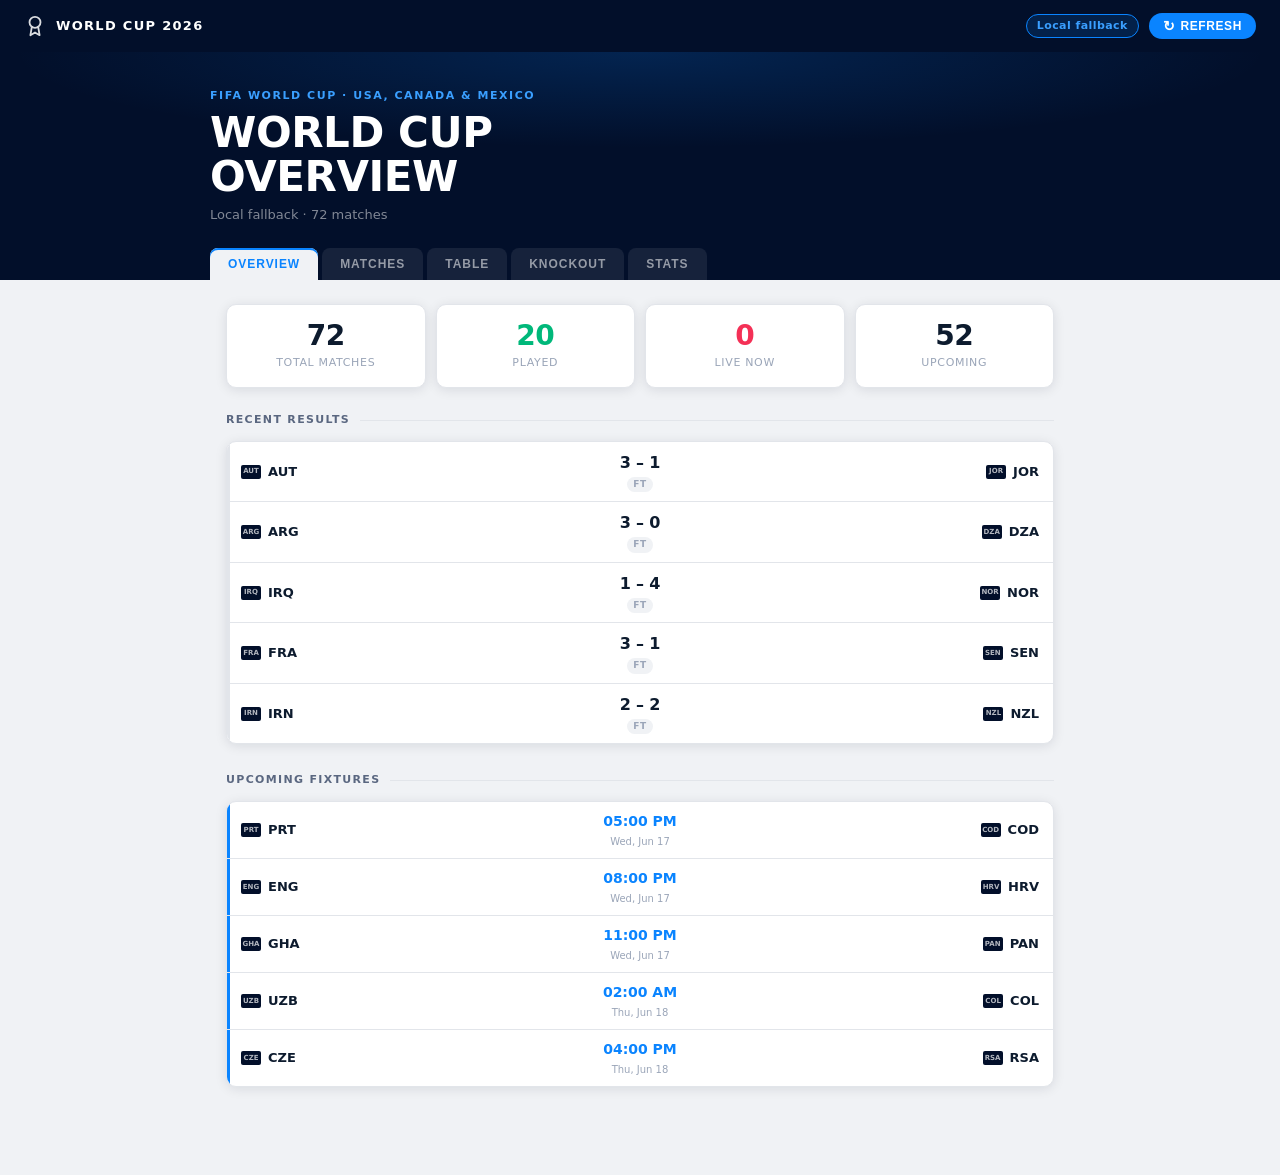
<file: index.html>
<!DOCTYPE html>
<html lang="en">
<head>
  <meta charset="UTF-8">
  <meta name="viewport" content="width=device-width, initial-scale=1.0">
  <title>FIFA World Cup 2026 Match Centre</title>
  <link rel="stylesheet" href="styles/main.css">
</head>
<body>

<!-- ── Top bar ──────────────────────────────────────────────────────────── -->
<div class="topbar">
  <div class="topbar-brand">
    <svg width="22" height="22" viewBox="0 0 24 24" fill="none" stroke="currentColor" stroke-width="2" stroke-linecap="round" stroke-linejoin="round">
      <circle cx="12" cy="8" r="6"/><path d="M15.477 12.89 17 22l-5-3-5 3 1.523-9.11"/>
    </svg>
    World Cup 2026
  </div>
  <div class="topbar-right">
    <span id="source-badge">—</span>
    <button id="refresh-btn"><span class="refresh-icon">↻</span> Refresh</button>
  </div>
</div>

<!-- ── Hero + tabs ──────────────────────────────────────────────────────── -->
<div class="hero">
  <div class="hero-inner">
    <div class="hero-eyebrow">FIFA World Cup · USA, Canada &amp; Mexico</div>
    <h1 class="hero-title">World Cup<br>Overview</h1>
    <p class="hero-sub" id="last-updated">Loading match data…</p>

    <nav class="tab-nav" role="tablist">
      <button class="tab-btn active" data-tab="overview"  role="tab">Overview</button>
      <button class="tab-btn"        data-tab="matches"   role="tab">Matches</button>
      <button class="tab-btn"        data-tab="table"     role="tab">Table</button>
      <button class="tab-btn"        data-tab="knockout"  role="tab">Knockout</button>
      <button class="tab-btn"        data-tab="stats"     role="tab">Stats</button>
    </nav>
  </div>
</div>

<!-- ── Body canvas ──────────────────────────────────────────────────────── -->
<div class="body-canvas">
  <div class="page-inner">

    <div id="status-msg"></div>

    <!-- Overview tab -->
    <section class="tab-panel active" id="tab-overview"></section>

    <!-- Matches tab -->
    <section class="tab-panel" id="tab-matches"></section>

    <!-- Table placeholder -->
    <section class="tab-panel" id="tab-table">
      <div class="placeholder-card">
        <div class="placeholder-icon">📊</div>
        <div class="placeholder-title">Group Standings</div>
        <div class="placeholder-sub">Full group tables with points, goal difference and qualification status — coming soon.</div>
      </div>
    </section>

    <!-- Knockout placeholder -->
    <section class="tab-panel" id="tab-knockout">
      <div class="placeholder-card">
        <div class="placeholder-icon">🏆</div>
        <div class="placeholder-title">Knockout Bracket</div>
        <div class="placeholder-sub">The Round of 32 bracket pre-seeded from group standings will appear here once the group stage concludes.</div>
      </div>
    </section>

    <!-- Stats placeholder -->
    <section class="tab-panel" id="tab-stats">
      <div class="placeholder-card">
        <div class="placeholder-icon">⚽</div>
        <div class="placeholder-title">Tournament Stats</div>
        <div class="placeholder-sub">Top scorers, goals by group, and team statistics — coming soon.</div>
      </div>
    </section>

  </div>
</div>

<!-- Load mock before app.js so window.__OPENLIGADB_WM26_MOCK__ is defined.
     Uncomment to force local data (no network needed):
<script src="data/openligadb-wm26-2026.mock.js"></script>
-->
<script src="scripts/app.js"></script>
</body>
</html>
</file>
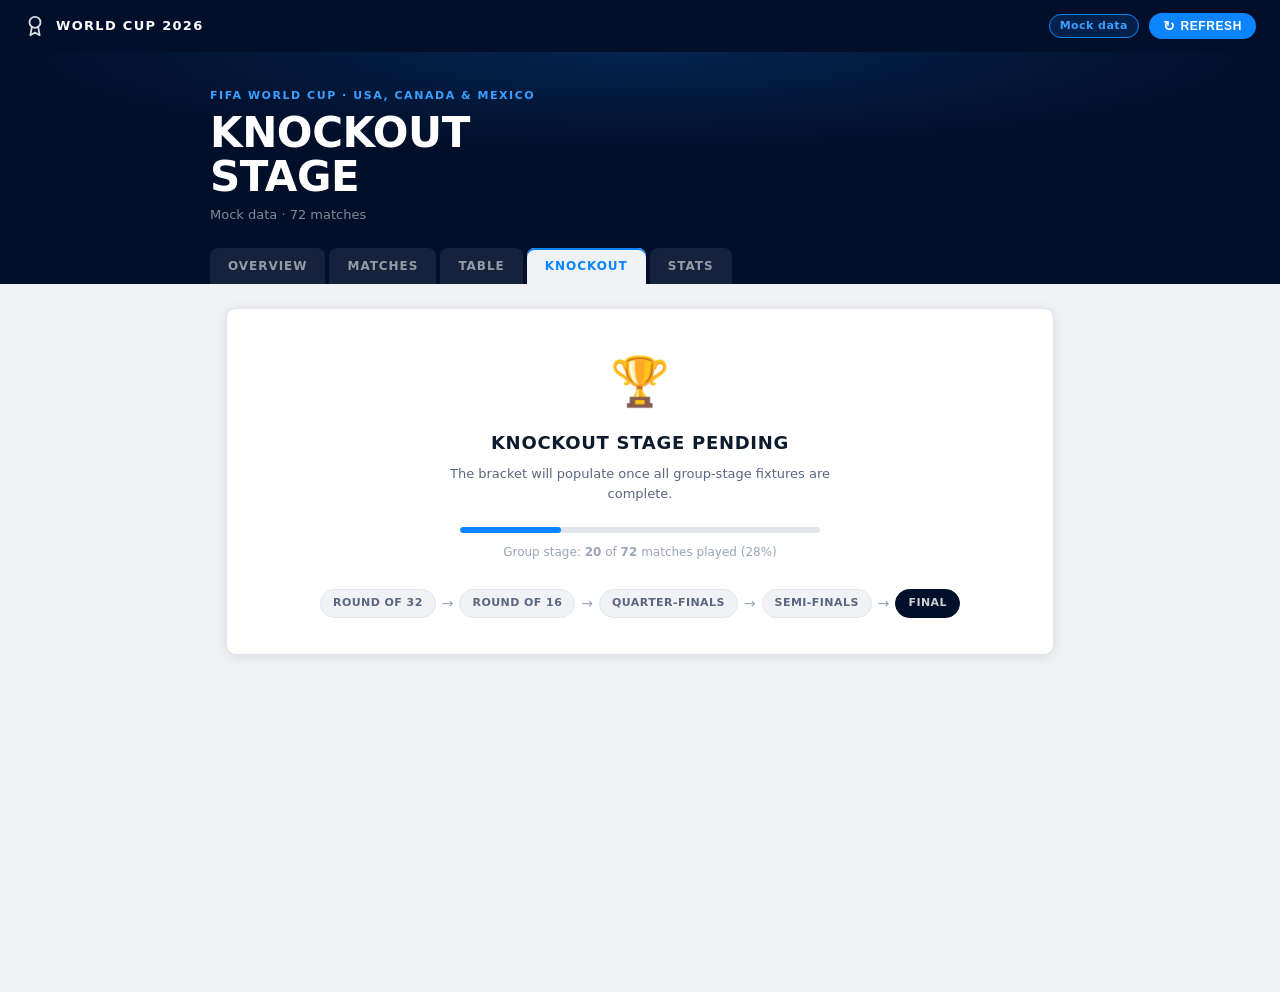
<file: pages/knockout.html>
<!DOCTYPE html>
<html lang="en">
<head>
  <meta charset="UTF-8">
  <meta name="viewport" content="width=device-width, initial-scale=1.0">
  <title>Knockout — WM 2026 Match Centre</title>
  <link rel="stylesheet" href="../styles/main.css">
</head>
<body data-page="knockout" data-root="../">

<!-- ── Top bar ──────────────────────────────────────────────────────────── -->
<div class="topbar">
  <div class="topbar-brand">
    <svg width="22" height="22" viewBox="0 0 24 24" fill="none" stroke="currentColor" stroke-width="2" stroke-linecap="round" stroke-linejoin="round">
      <circle cx="12" cy="8" r="6"/><path d="M15.477 12.89 17 22l-5-3-5 3 1.523-9.11"/>
    </svg>
    World Cup 2026
  </div>
  <div class="topbar-right">
    <span id="source-badge">—</span>
    <button id="refresh-btn"><span class="refresh-icon">↻</span> Refresh</button>
  </div>
</div>

<!-- ── Hero + tab nav ───────────────────────────────────────────────────── -->
<div class="hero">
  <div class="hero-inner">
    <div class="hero-eyebrow">FIFA World Cup · USA, Canada &amp; Mexico</div>
    <h1 class="hero-title">Knockout<br>Stage</h1>
    <p class="hero-sub" id="last-updated">Loading match data…</p>

    <nav class="tab-nav" role="navigation">
      <a class="tab-btn"          href="overview.html">Overview</a>
      <a class="tab-btn"          href="matches.html">Matches</a>
      <a class="tab-btn"          href="table.html">Table</a>
      <a class="tab-btn active"   href="knockout.html">Knockout</a>
      <a class="tab-btn"          href="stats.html">Stats</a>
    </nav>
  </div>
</div>

<!-- ── Body canvas ──────────────────────────────────────────────────────── -->
<div class="body-canvas">
  <div class="page-inner">
    <div id="status-msg"></div>
    <section class="tab-panel active" id="tab-knockout"></section>
  </div>
</div>

<script src="../data/openligadb-wm26-2026.mock.js"></script>
<script src="../scripts/app.js"></script>
</body>
</html>
</file>
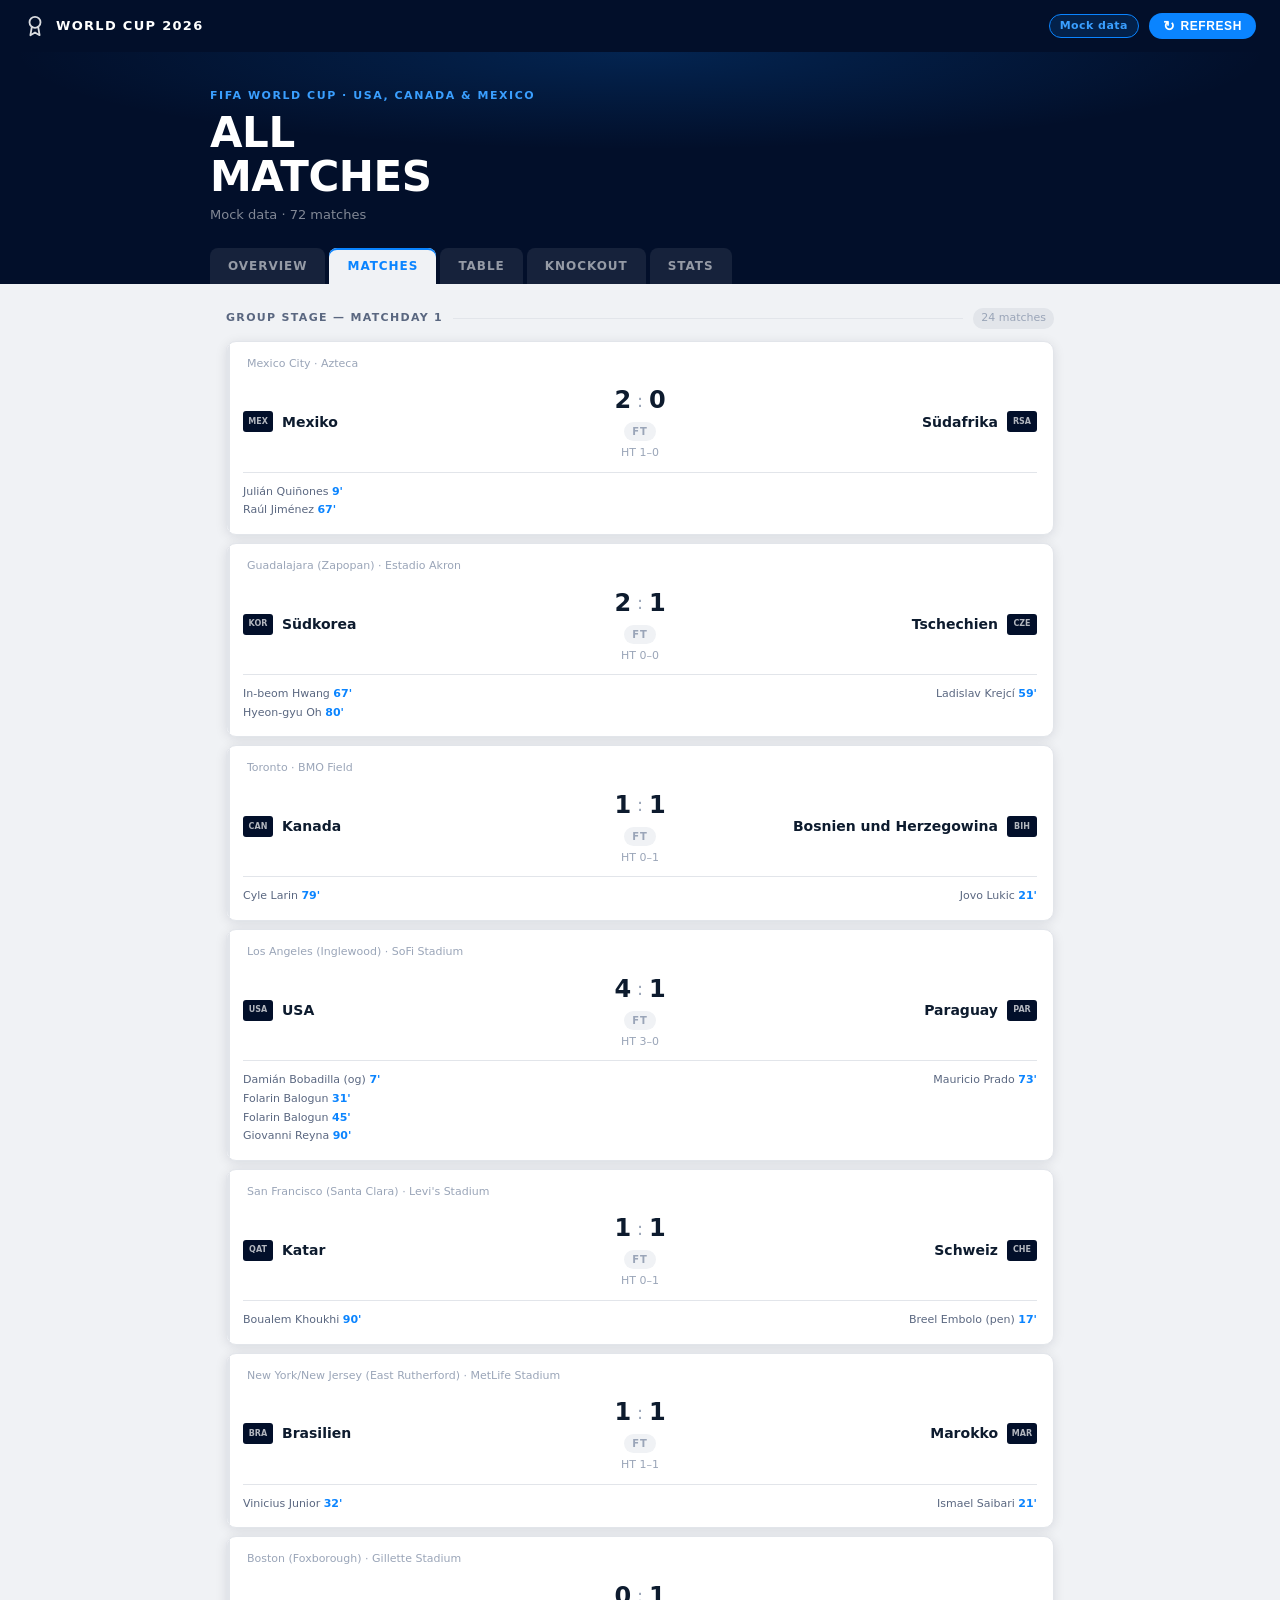
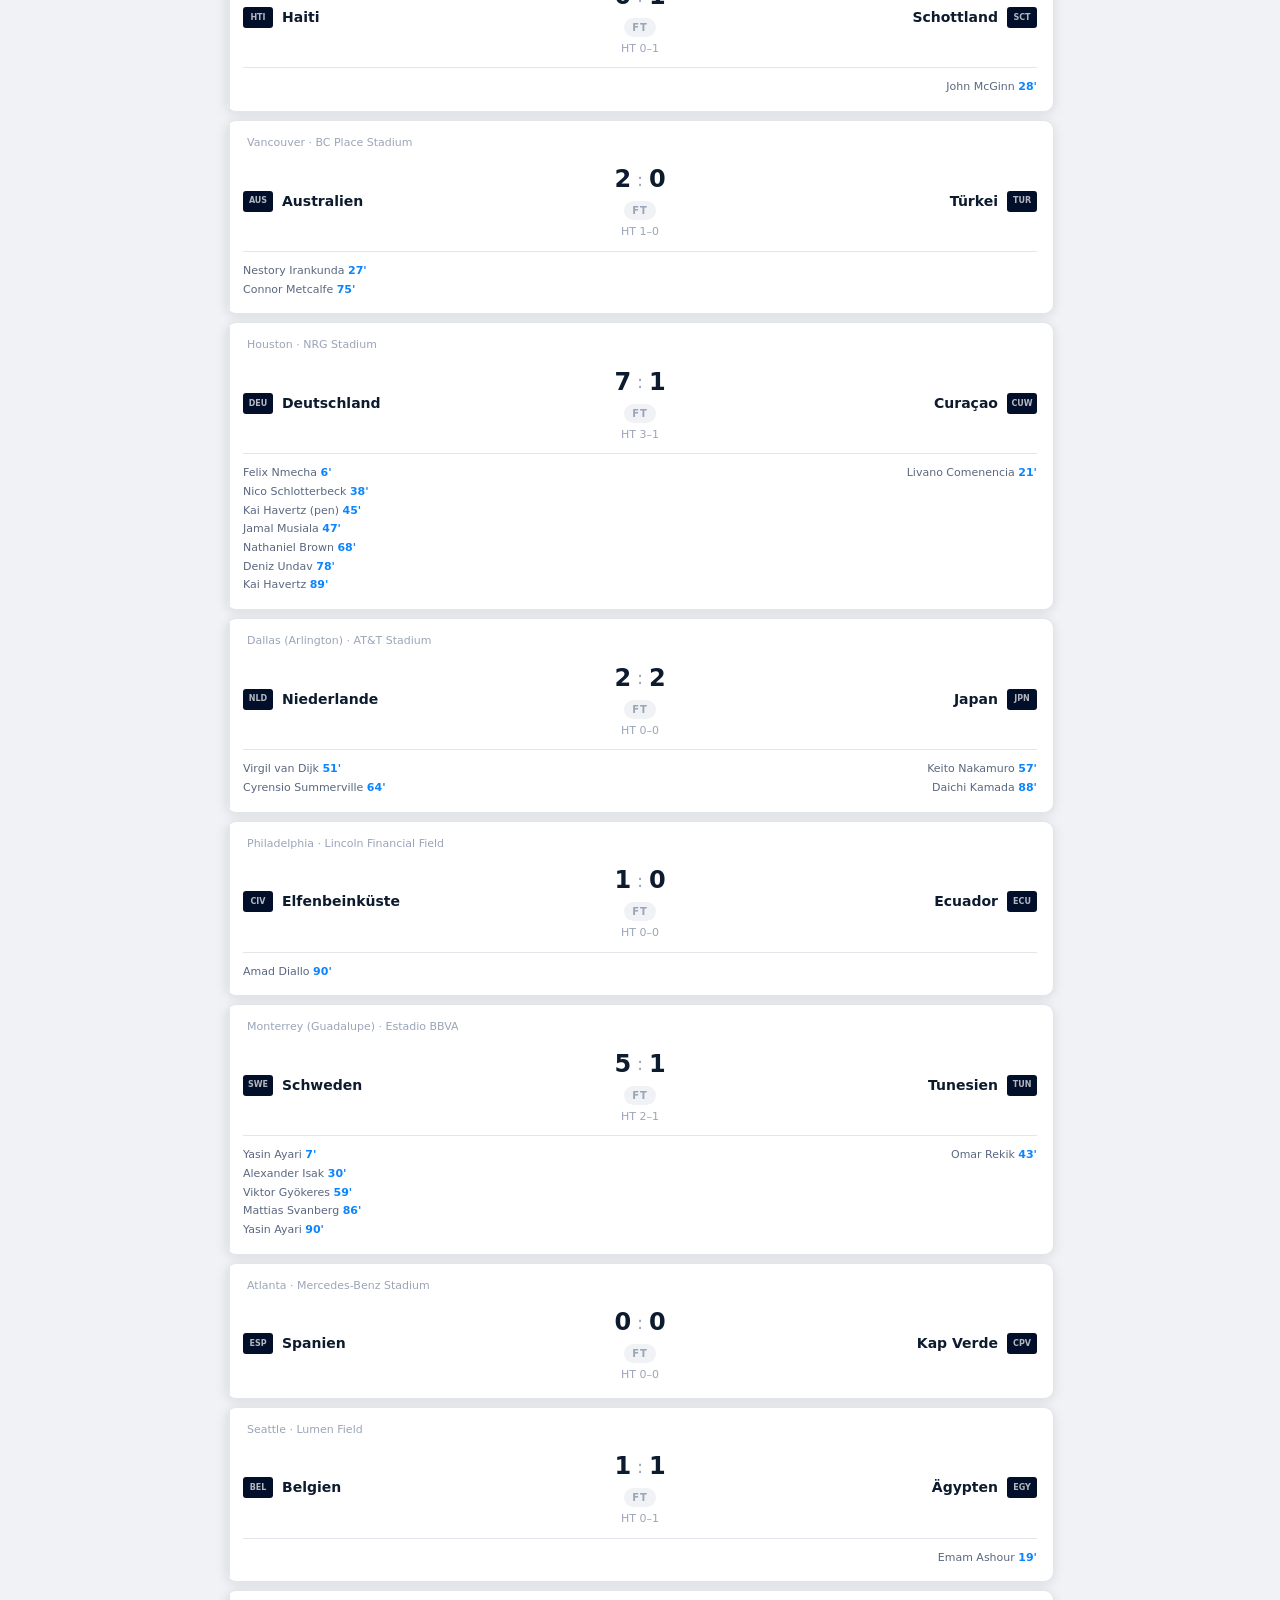
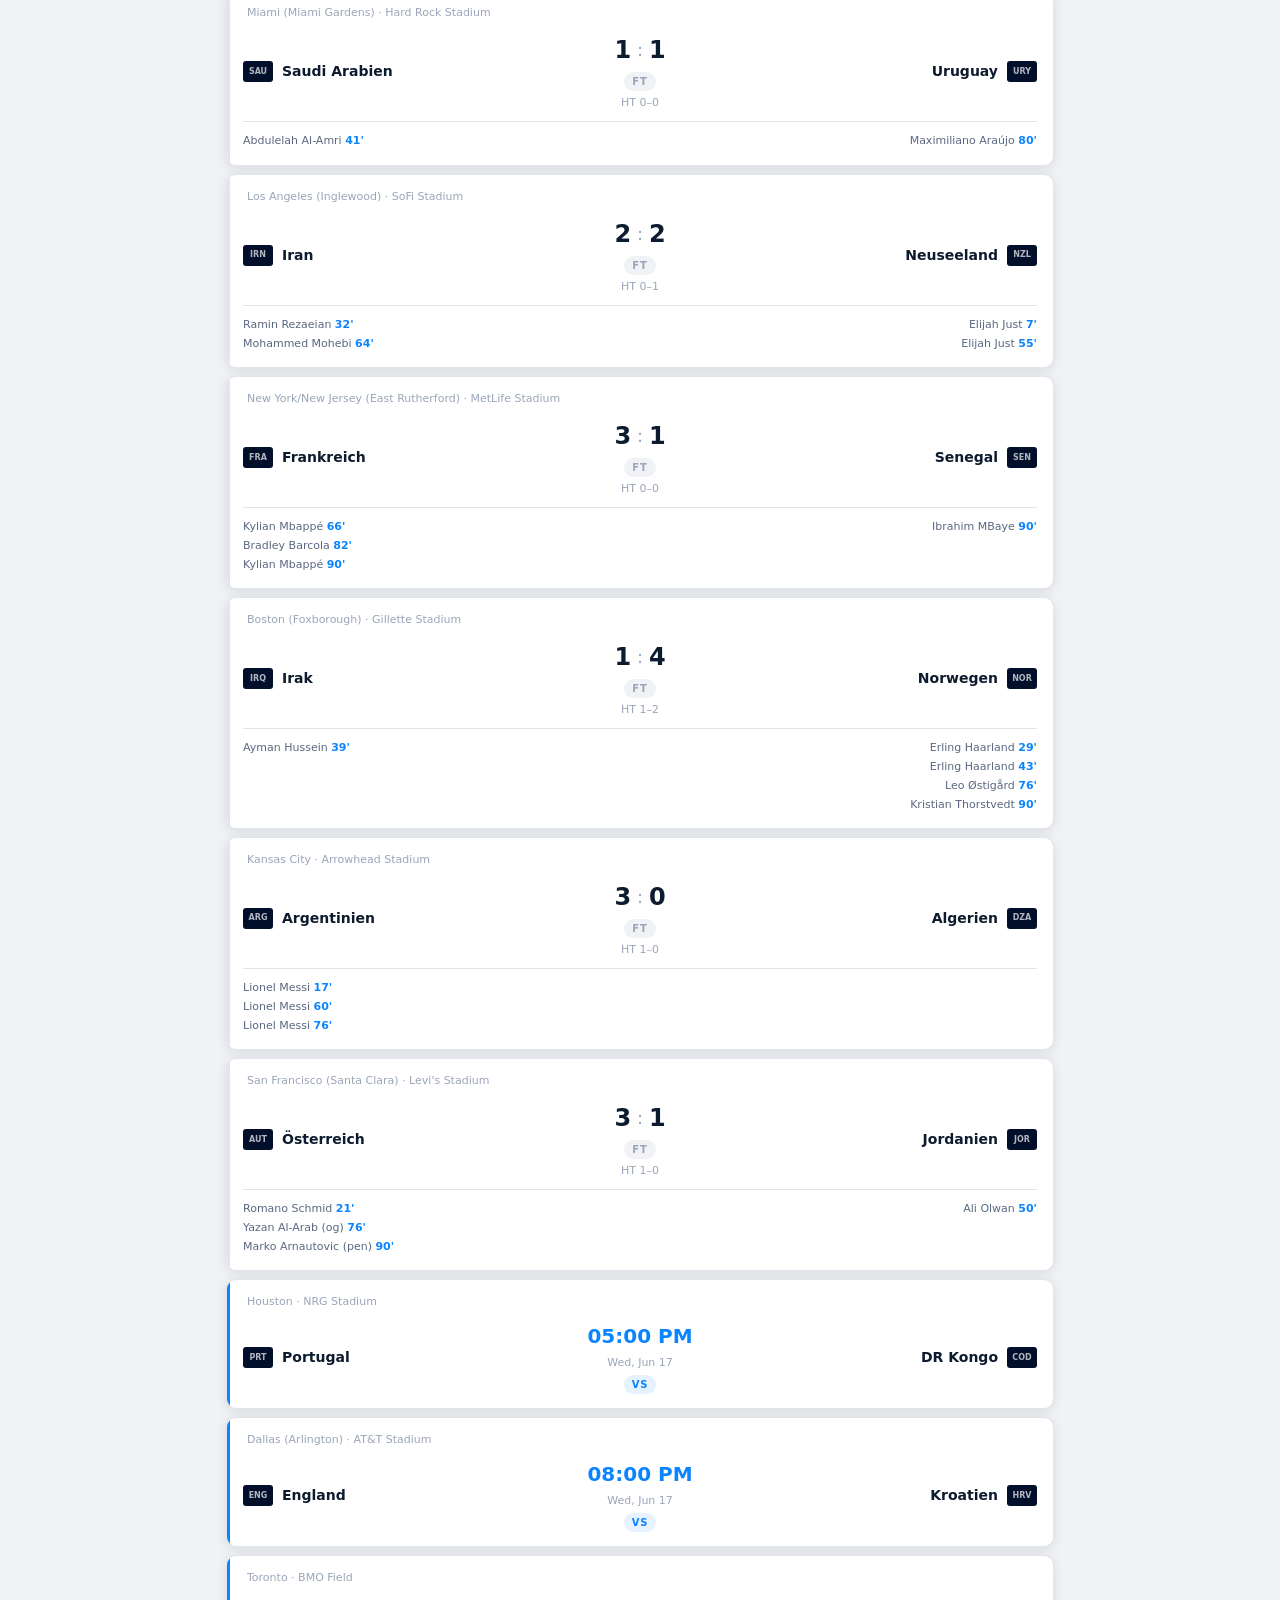
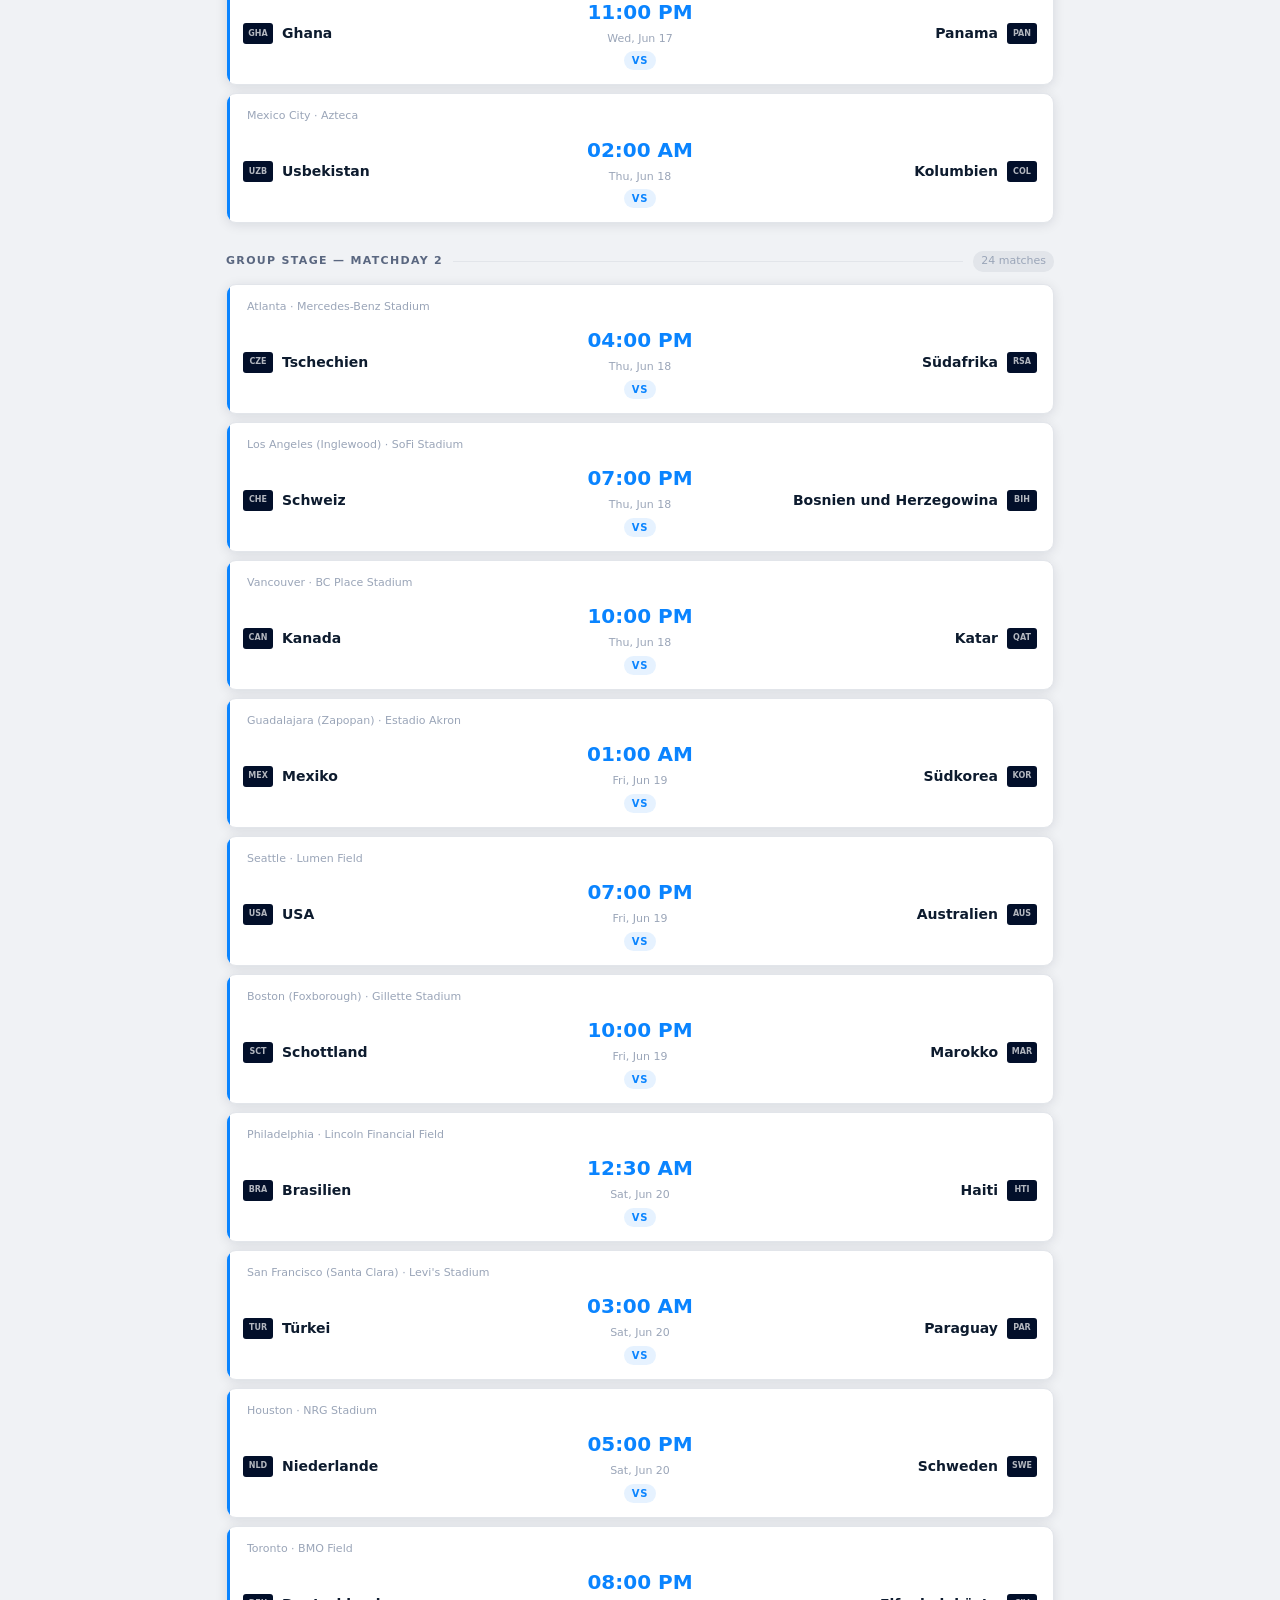
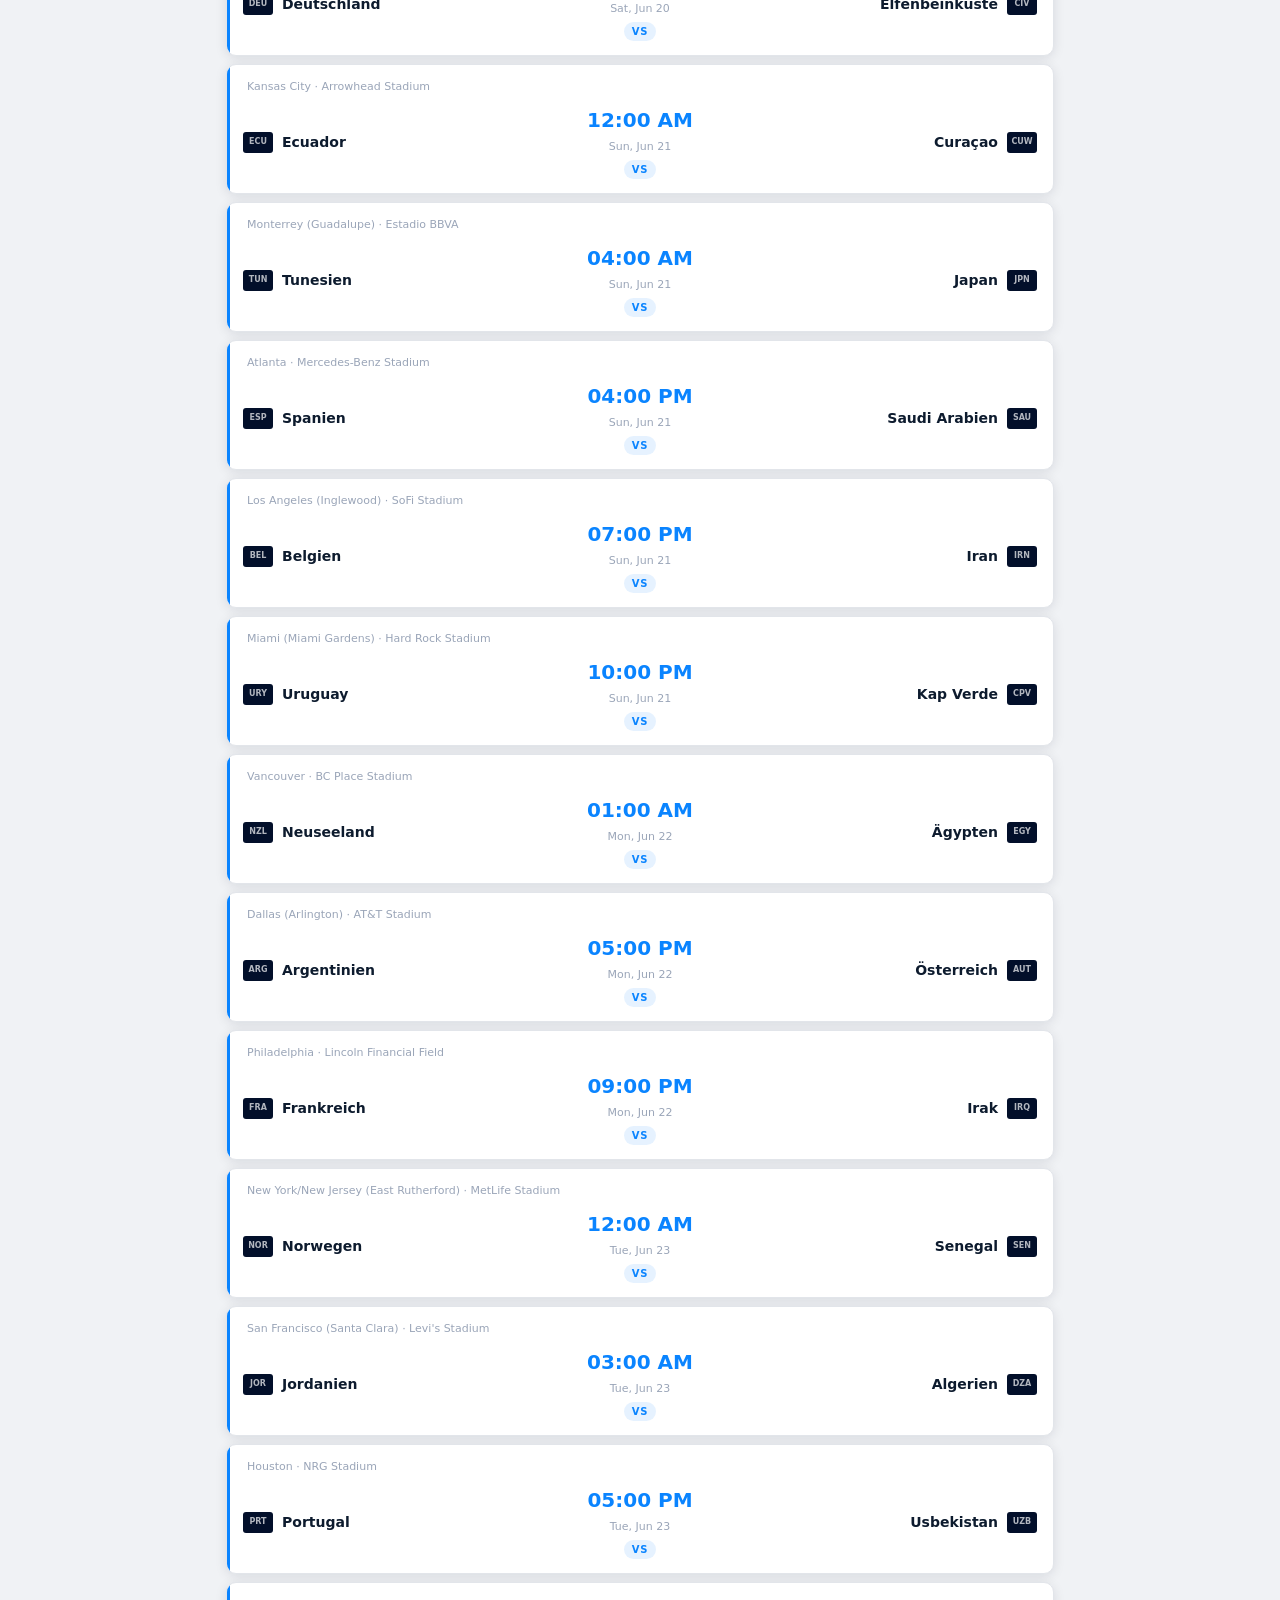
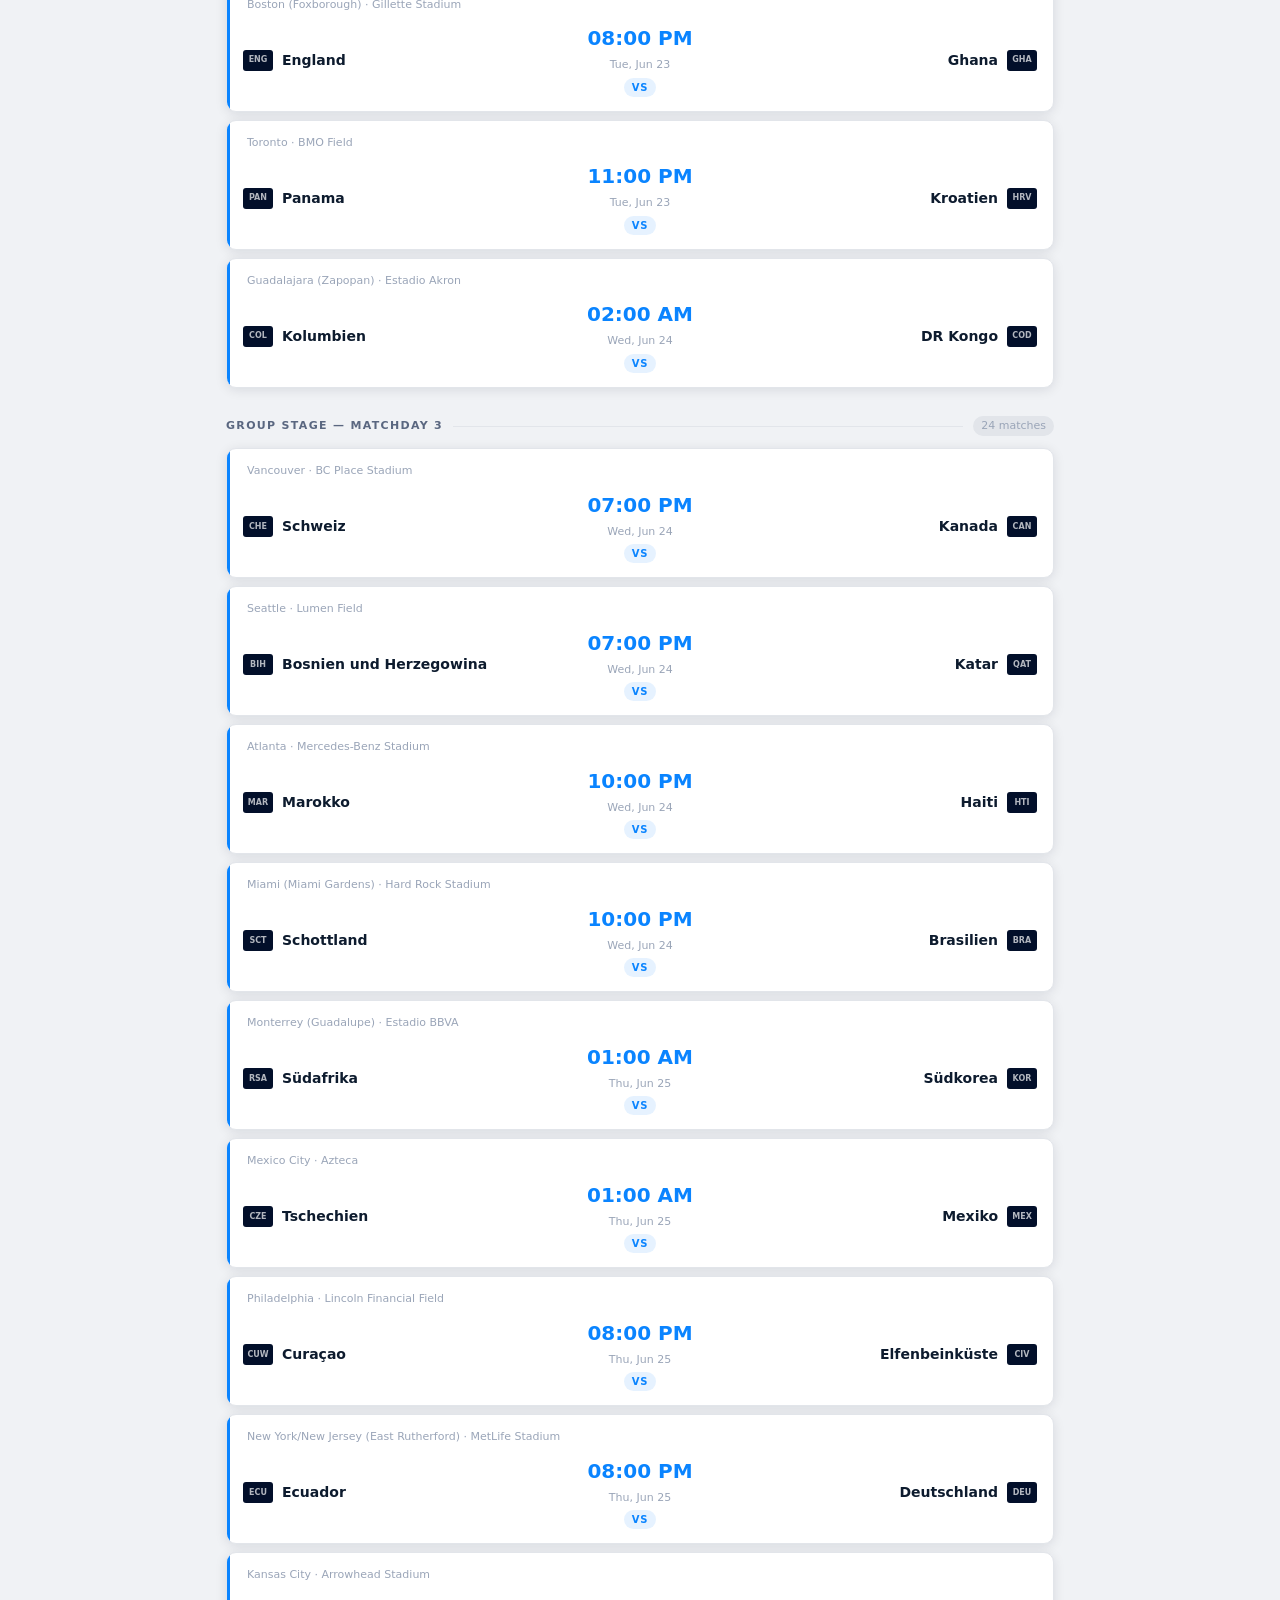
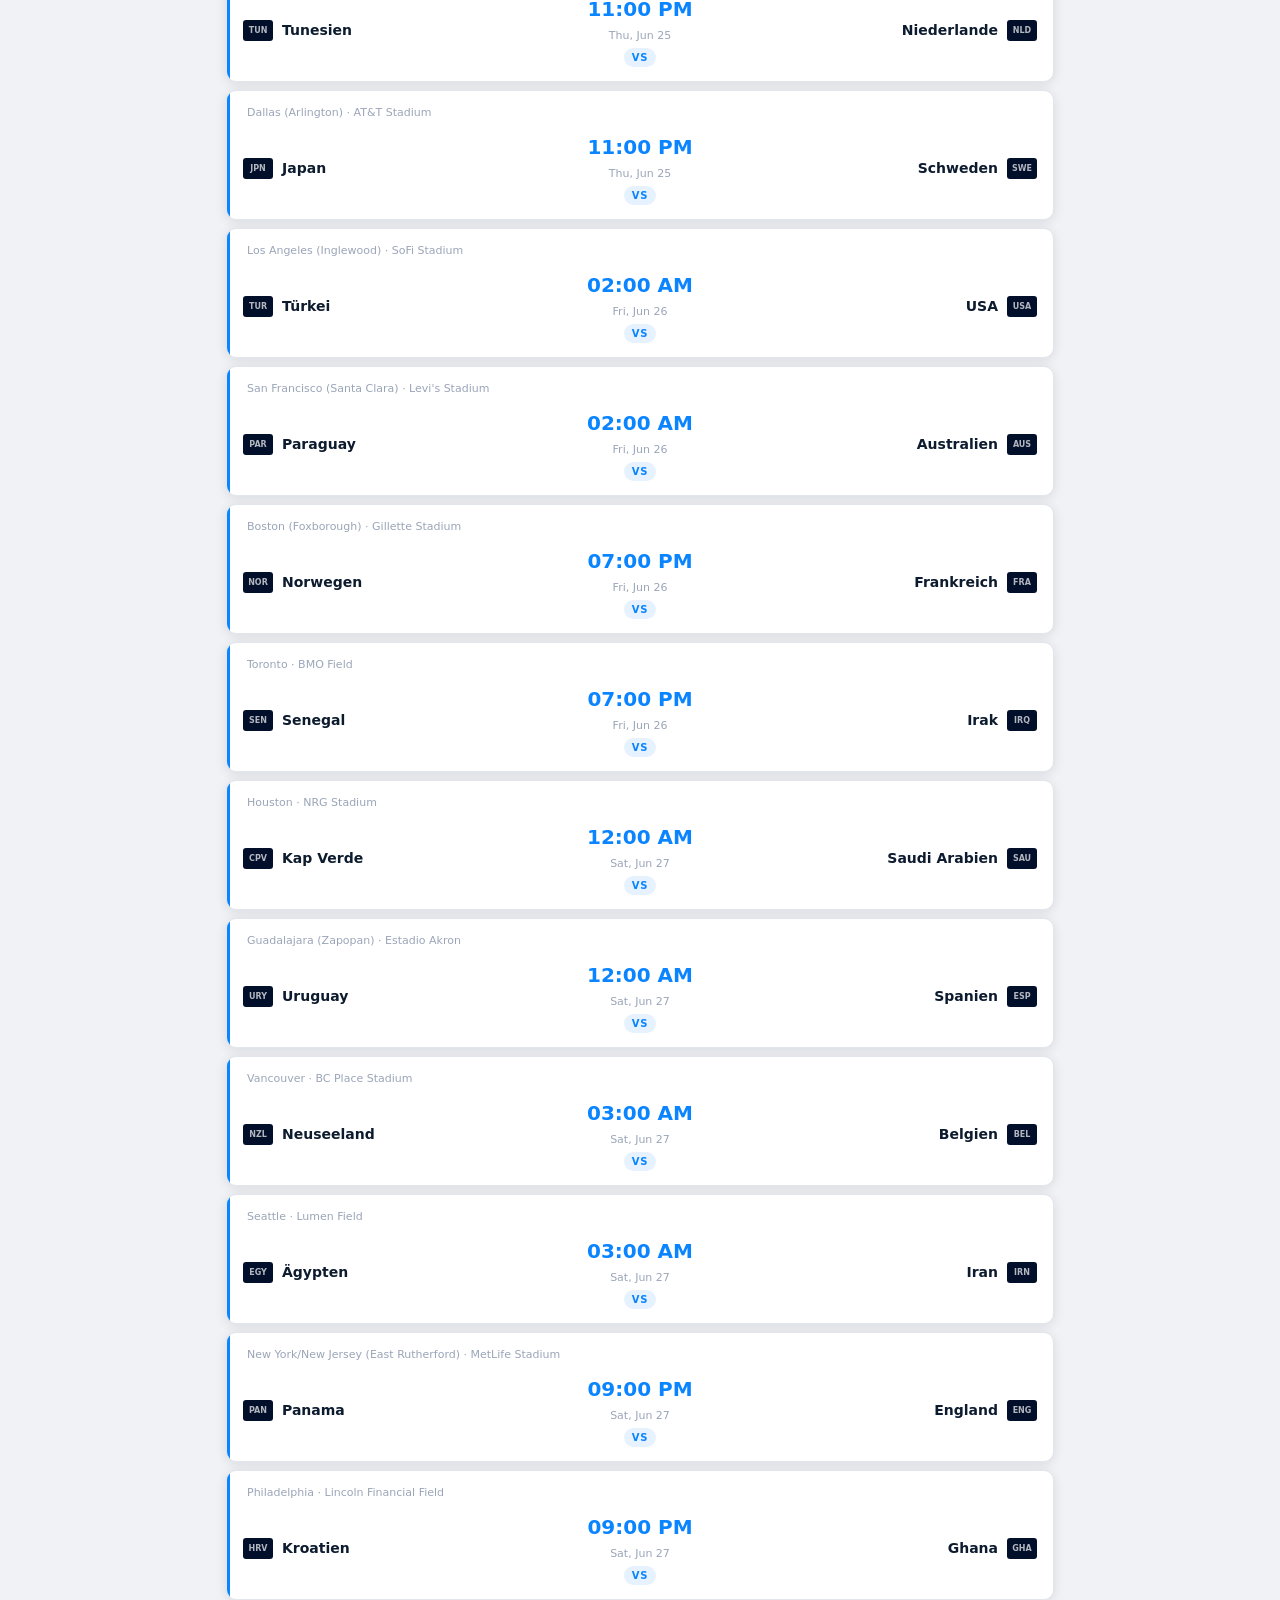
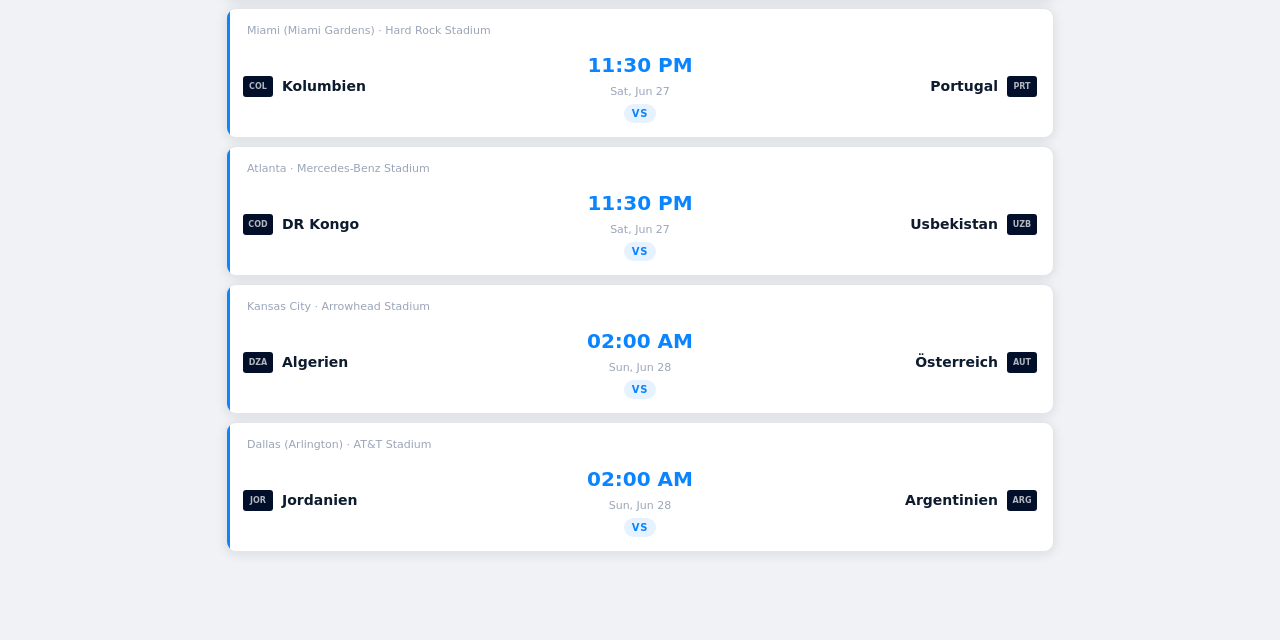
<file: pages/matches.html>
<!DOCTYPE html>
<html lang="en">
<head>
  <meta charset="UTF-8">
  <meta name="viewport" content="width=device-width, initial-scale=1.0">
  <title>Matches — WM 2026 Match Centre</title>
  <link rel="stylesheet" href="../styles/main.css">
</head>
<body data-page="matches" data-root="../">

<!-- ── Top bar ──────────────────────────────────────────────────────────── -->
<div class="topbar">
  <div class="topbar-brand">
    <svg width="22" height="22" viewBox="0 0 24 24" fill="none" stroke="currentColor" stroke-width="2" stroke-linecap="round" stroke-linejoin="round">
      <circle cx="12" cy="8" r="6"/><path d="M15.477 12.89 17 22l-5-3-5 3 1.523-9.11"/>
    </svg>
    World Cup 2026
  </div>
  <div class="topbar-right">
    <span id="source-badge">—</span>
    <button id="refresh-btn"><span class="refresh-icon">↻</span> Refresh</button>
  </div>
</div>

<!-- ── Hero + tab nav ───────────────────────────────────────────────────── -->
<div class="hero">
  <div class="hero-inner">
    <div class="hero-eyebrow">FIFA World Cup · USA, Canada &amp; Mexico</div>
    <h1 class="hero-title">All<br>Matches</h1>
    <p class="hero-sub" id="last-updated">Loading match data…</p>

    <nav class="tab-nav" role="navigation">
      <a class="tab-btn"          href="overview.html">Overview</a>
      <a class="tab-btn active"   href="matches.html">Matches</a>
      <a class="tab-btn"          href="table.html">Table</a>
      <a class="tab-btn"          href="knockout.html">Knockout</a>
      <a class="tab-btn"          href="stats.html">Stats</a>
    </nav>
  </div>
</div>

<!-- ── Body canvas ──────────────────────────────────────────────────────── -->
<div class="body-canvas">
  <div class="page-inner">
    <div id="status-msg"></div>
    <section class="tab-panel active" id="tab-matches"></section>
  </div>
</div>

<script src="../data/openligadb-wm26-2026.mock.js"></script>
<script src="../scripts/app.js"></script>
</body>
</html>
</file>
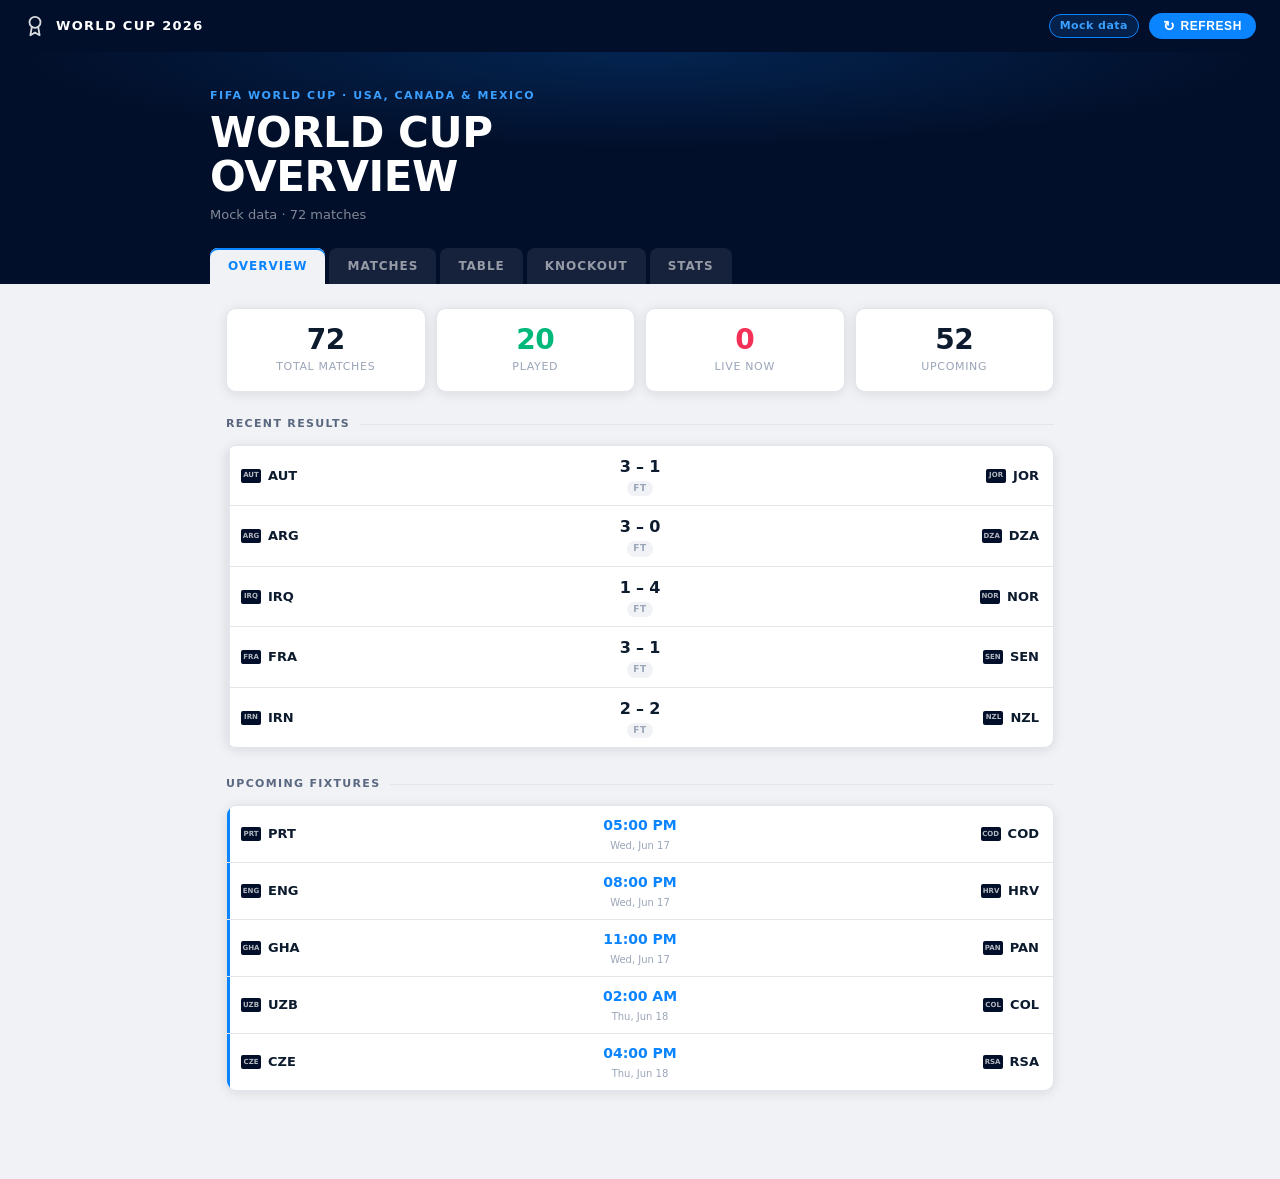
<file: pages/overview.html>
<!DOCTYPE html>
<html lang="en">
<head>
  <meta charset="UTF-8">
  <meta name="viewport" content="width=device-width, initial-scale=1.0">
  <title>Overview — WM 2026 Match Centre</title>
  <link rel="stylesheet" href="../styles/main.css">
</head>
<body data-page="overview" data-root="../">

<!-- ── Top bar ──────────────────────────────────────────────────────────── -->
<div class="topbar">
  <div class="topbar-brand">
    <svg width="22" height="22" viewBox="0 0 24 24" fill="none" stroke="currentColor" stroke-width="2" stroke-linecap="round" stroke-linejoin="round">
      <circle cx="12" cy="8" r="6"/><path d="M15.477 12.89 17 22l-5-3-5 3 1.523-9.11"/>
    </svg>
    World Cup 2026
  </div>
  <div class="topbar-right">
    <span id="source-badge">—</span>
    <button id="refresh-btn"><span class="refresh-icon">↻</span> Refresh</button>
  </div>
</div>

<!-- ── Hero + tab nav ───────────────────────────────────────────────────── -->
<div class="hero">
  <div class="hero-inner">
    <div class="hero-eyebrow">FIFA World Cup · USA, Canada &amp; Mexico</div>
    <h1 class="hero-title">World Cup<br>Overview</h1>
    <p class="hero-sub" id="last-updated">Loading match data…</p>

    <nav class="tab-nav" role="navigation">
      <a class="tab-btn active"  href="overview.html">Overview</a>
      <a class="tab-btn"         href="matches.html">Matches</a>
      <a class="tab-btn"         href="table.html">Table</a>
      <a class="tab-btn"         href="knockout.html">Knockout</a>
      <a class="tab-btn"         href="stats.html">Stats</a>
    </nav>
  </div>
</div>

<!-- ── Body canvas ──────────────────────────────────────────────────────── -->
<div class="body-canvas">
  <div class="page-inner">
    <div id="status-msg"></div>
    <section class="tab-panel active" id="tab-overview"></section>
  </div>
</div>

<script src="../data/openligadb-wm26-2026.mock.js"></script>
<script src="../scripts/app.js"></script>
</body>
</html>
</file>
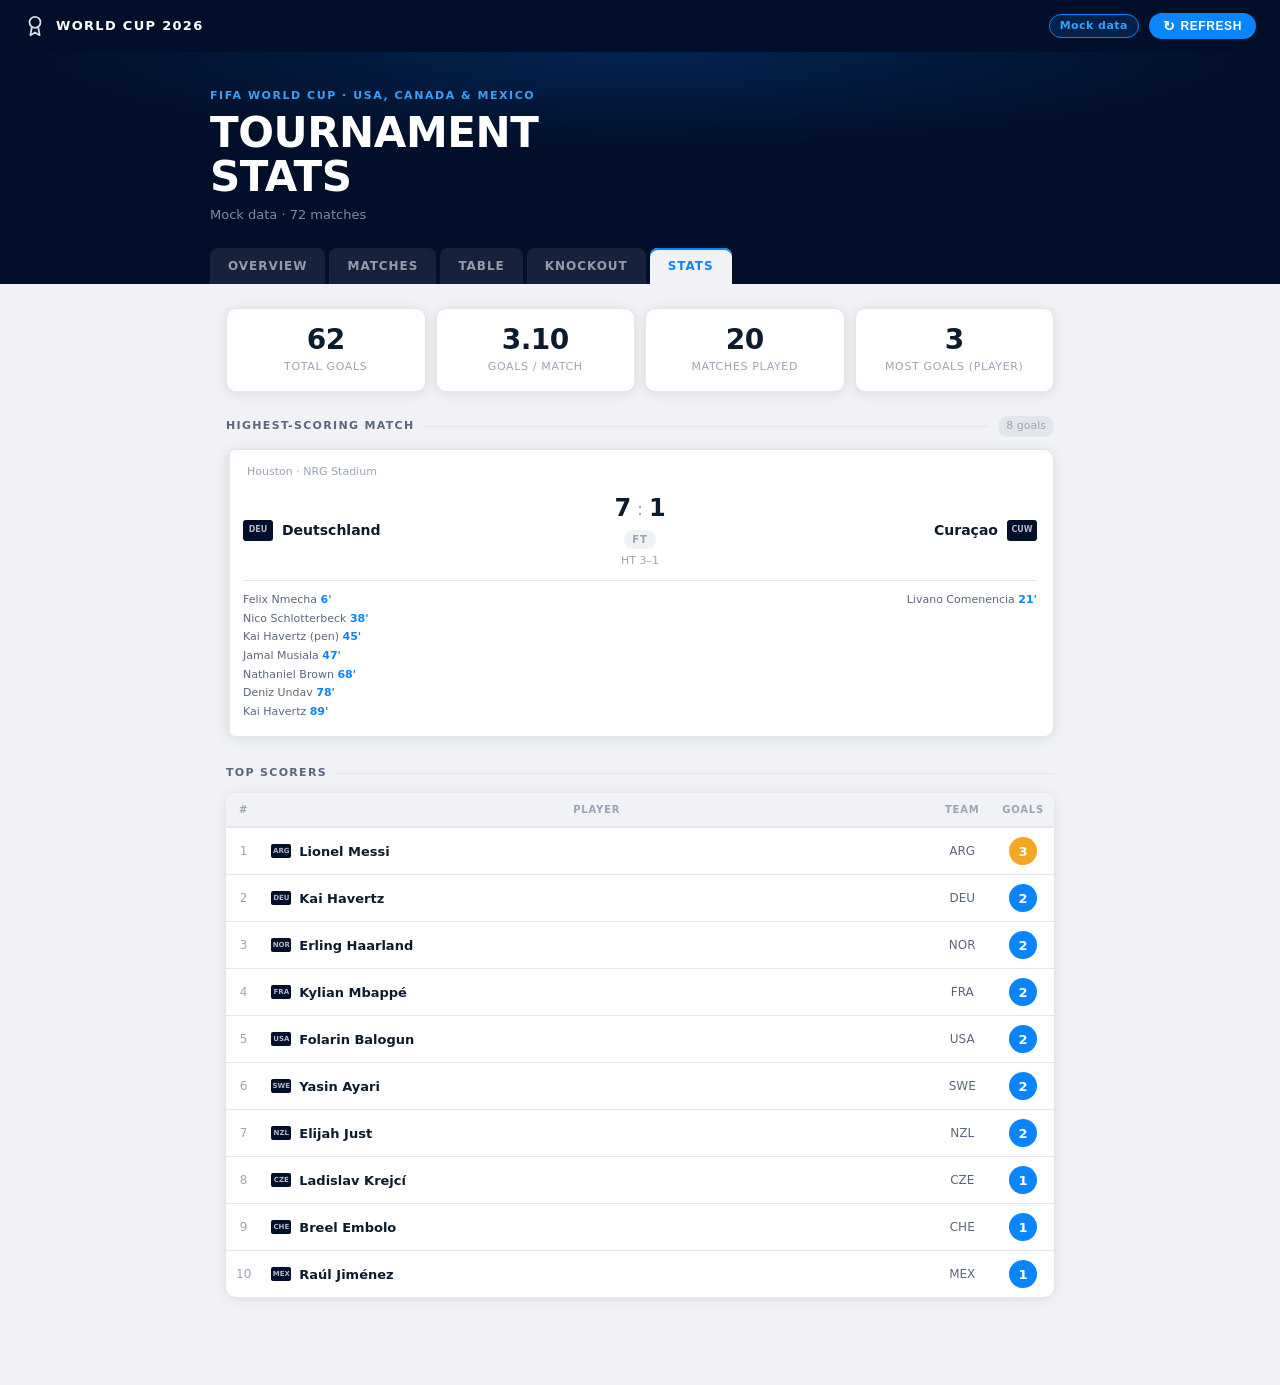
<file: pages/stats.html>
<!DOCTYPE html>
<html lang="en">
<head>
  <meta charset="UTF-8">
  <meta name="viewport" content="width=device-width, initial-scale=1.0">
  <title>Stats — WM 2026 Match Centre</title>
  <link rel="stylesheet" href="../styles/main.css">
</head>
<body data-page="stats" data-root="../">

<!-- ── Top bar ──────────────────────────────────────────────────────────── -->
<div class="topbar">
  <div class="topbar-brand">
    <svg width="22" height="22" viewBox="0 0 24 24" fill="none" stroke="currentColor" stroke-width="2" stroke-linecap="round" stroke-linejoin="round">
      <circle cx="12" cy="8" r="6"/><path d="M15.477 12.89 17 22l-5-3-5 3 1.523-9.11"/>
    </svg>
    World Cup 2026
  </div>
  <div class="topbar-right">
    <span id="source-badge">—</span>
    <button id="refresh-btn"><span class="refresh-icon">↻</span> Refresh</button>
  </div>
</div>

<!-- ── Hero + tab nav ───────────────────────────────────────────────────── -->
<div class="hero">
  <div class="hero-inner">
    <div class="hero-eyebrow">FIFA World Cup · USA, Canada &amp; Mexico</div>
    <h1 class="hero-title">Tournament<br>Stats</h1>
    <p class="hero-sub" id="last-updated">Loading match data…</p>

    <nav class="tab-nav" role="navigation">
      <a class="tab-btn"          href="overview.html">Overview</a>
      <a class="tab-btn"          href="matches.html">Matches</a>
      <a class="tab-btn"          href="table.html">Table</a>
      <a class="tab-btn"          href="knockout.html">Knockout</a>
      <a class="tab-btn active"   href="stats.html">Stats</a>
    </nav>
  </div>
</div>

<!-- ── Body canvas ──────────────────────────────────────────────────────── -->
<div class="body-canvas">
  <div class="page-inner">
    <div id="status-msg"></div>
    <section class="tab-panel active" id="tab-stats"></section>
  </div>
</div>

<script src="../data/openligadb-wm26-2026.mock.js"></script>
<script src="../scripts/app.js"></script>
</body>
</html>
</file>
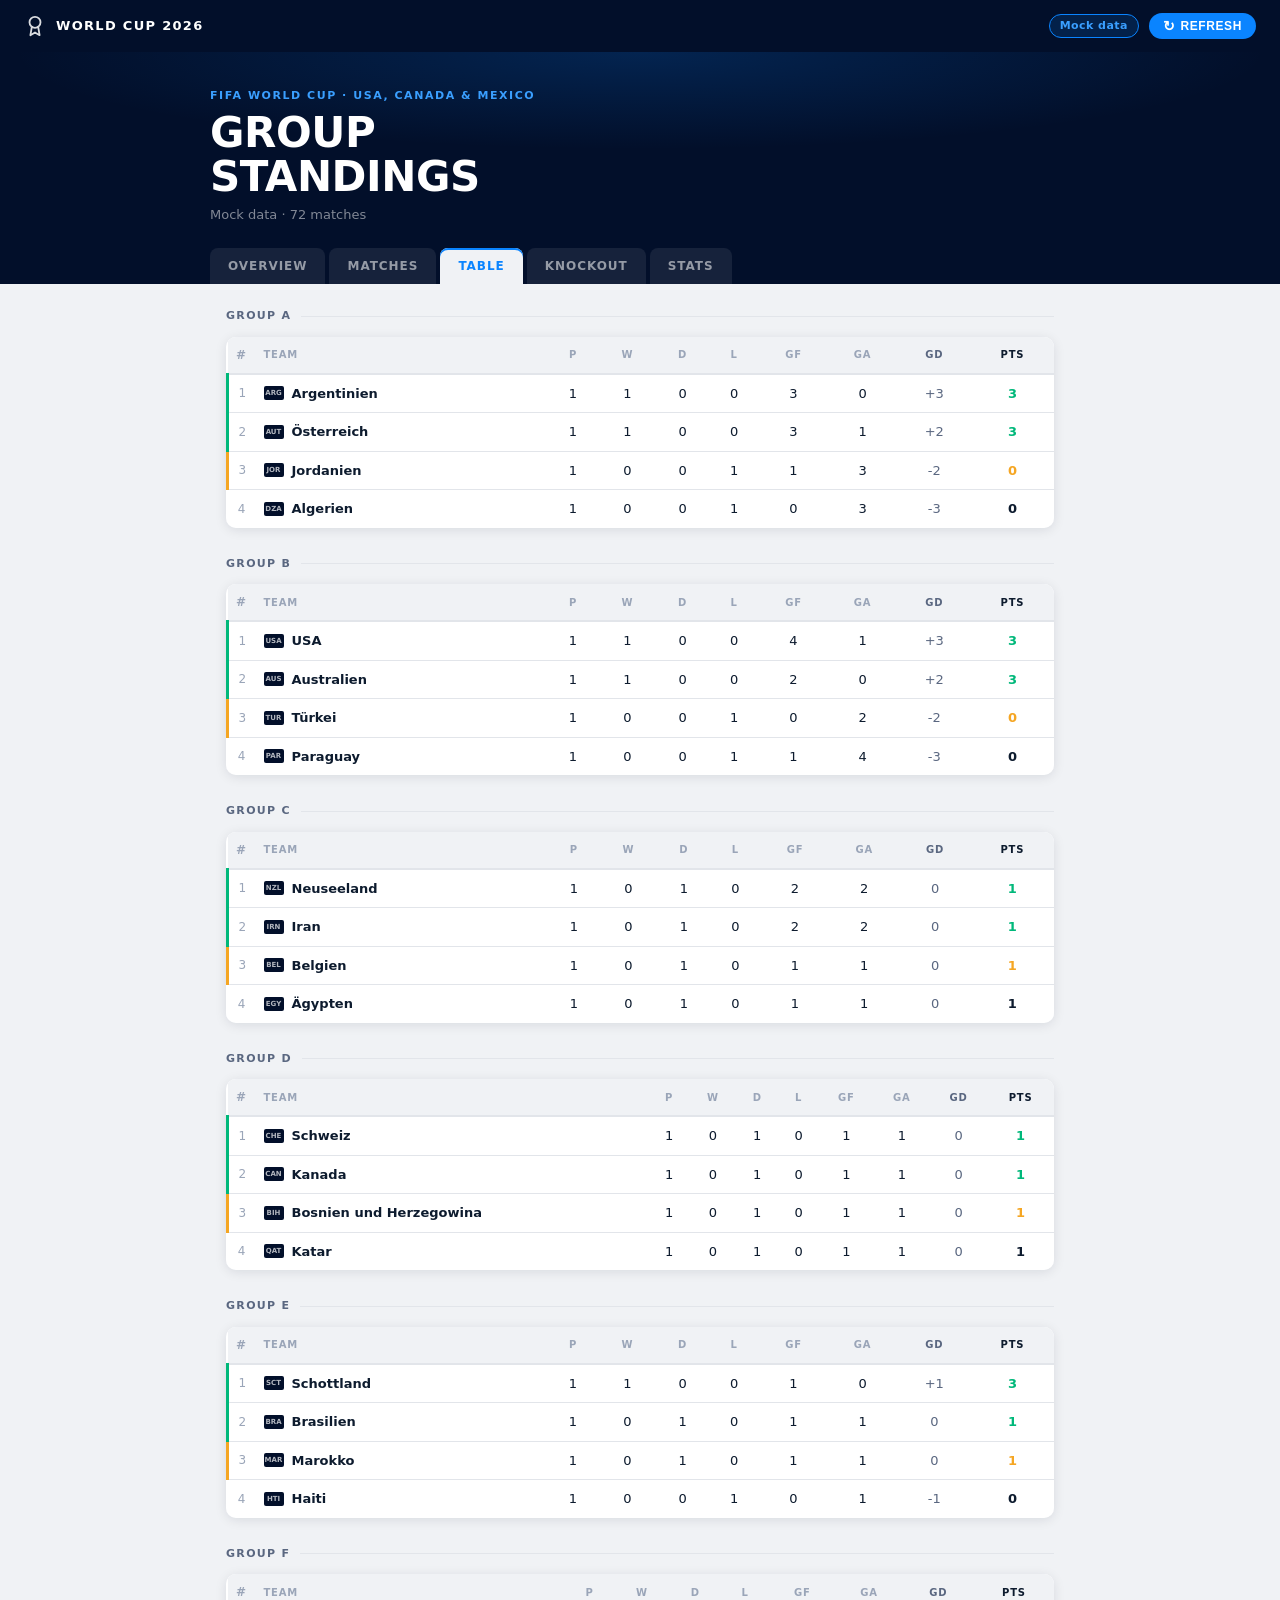
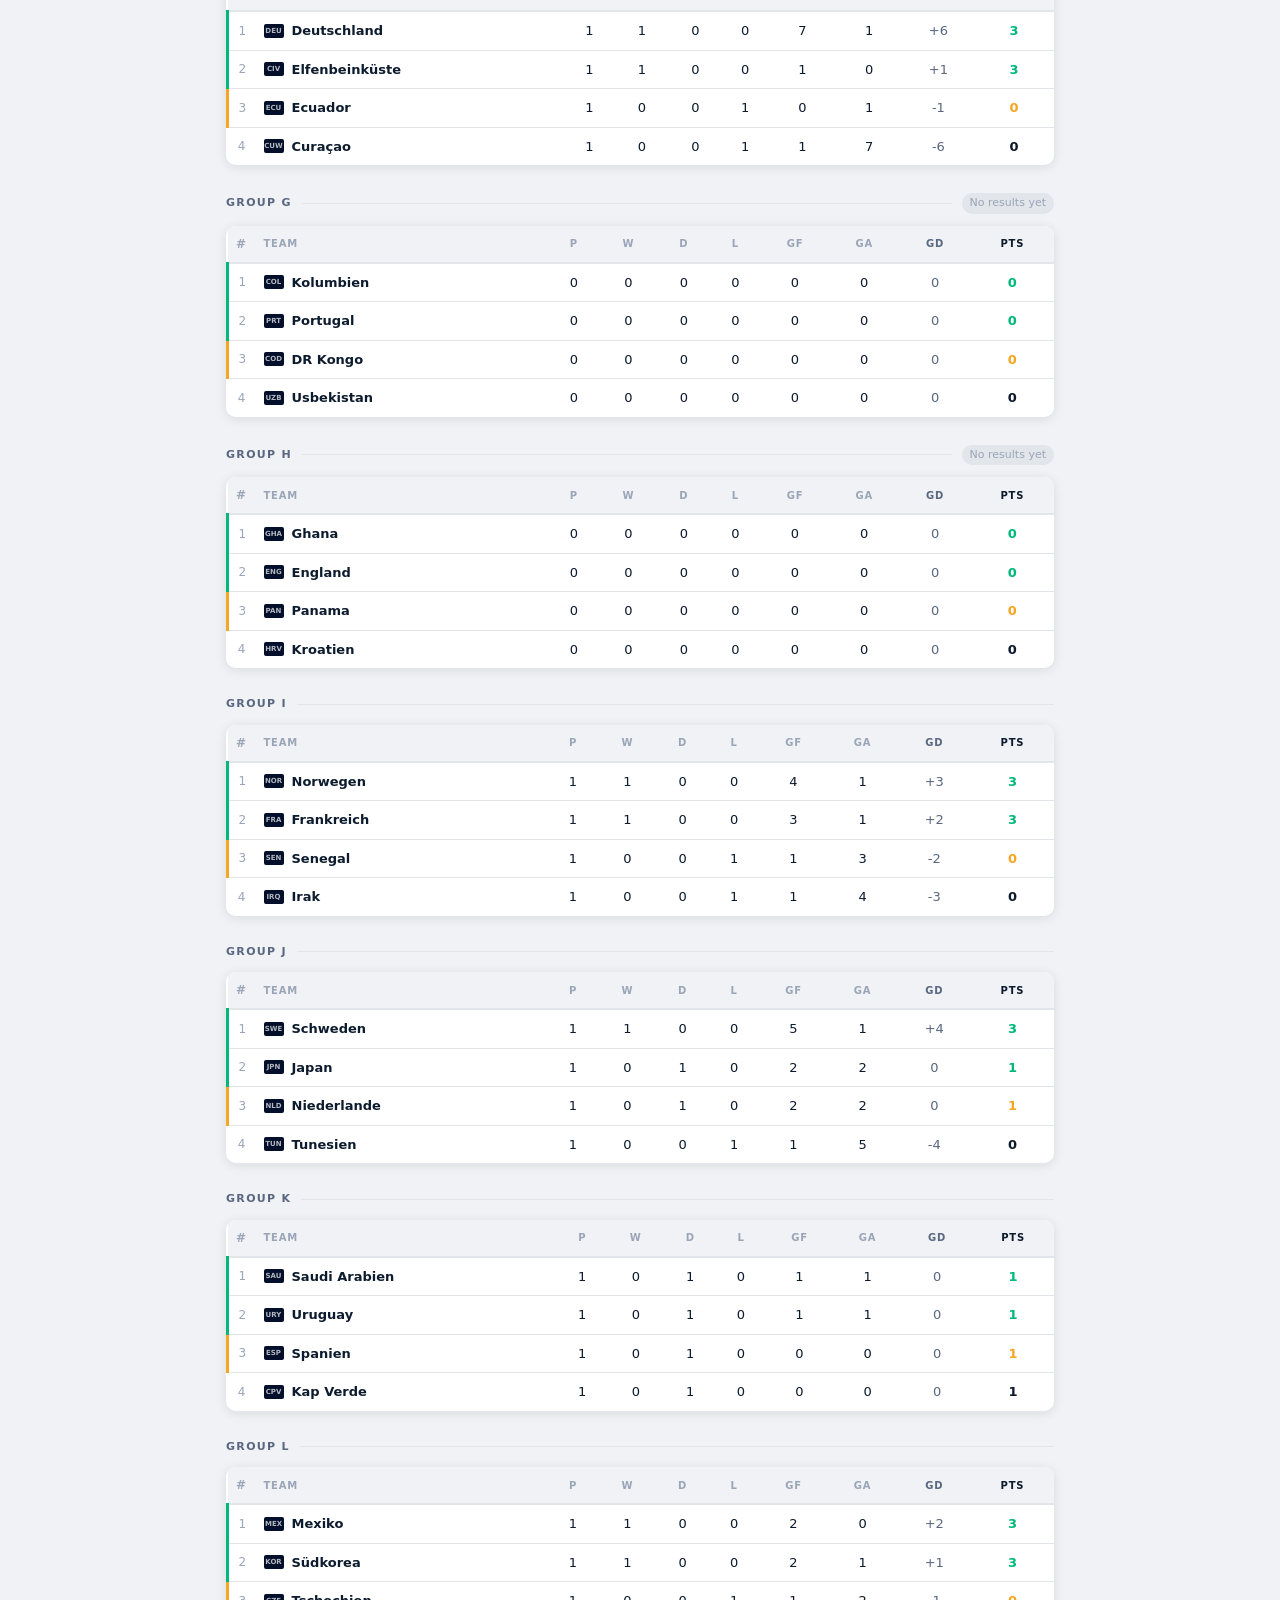
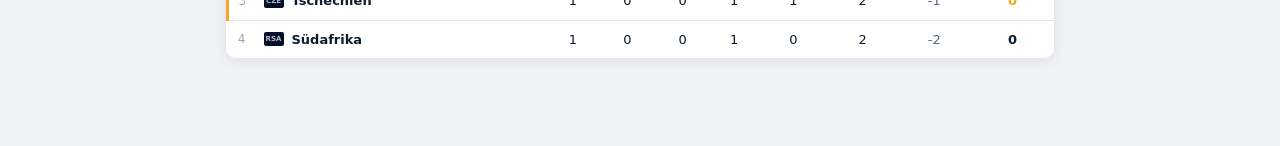
<file: pages/table.html>
<!DOCTYPE html>
<html lang="en">
<head>
  <meta charset="UTF-8">
  <meta name="viewport" content="width=device-width, initial-scale=1.0">
  <title>Table — WM 2026 Match Centre</title>
  <link rel="stylesheet" href="../styles/main.css">
</head>
<body data-page="table" data-root="../">

<!-- ── Top bar ──────────────────────────────────────────────────────────── -->
<div class="topbar">
  <div class="topbar-brand">
    <svg width="22" height="22" viewBox="0 0 24 24" fill="none" stroke="currentColor" stroke-width="2" stroke-linecap="round" stroke-linejoin="round">
      <circle cx="12" cy="8" r="6"/><path d="M15.477 12.89 17 22l-5-3-5 3 1.523-9.11"/>
    </svg>
    World Cup 2026
  </div>
  <div class="topbar-right">
    <span id="source-badge">—</span>
    <button id="refresh-btn"><span class="refresh-icon">↻</span> Refresh</button>
  </div>
</div>

<!-- ── Hero + tab nav ───────────────────────────────────────────────────── -->
<div class="hero">
  <div class="hero-inner">
    <div class="hero-eyebrow">FIFA World Cup · USA, Canada &amp; Mexico</div>
    <h1 class="hero-title">Group<br>Standings</h1>
    <p class="hero-sub" id="last-updated">Loading match data…</p>

    <nav class="tab-nav" role="navigation">
      <a class="tab-btn"          href="overview.html">Overview</a>
      <a class="tab-btn"          href="matches.html">Matches</a>
      <a class="tab-btn active"   href="table.html">Table</a>
      <a class="tab-btn"          href="knockout.html">Knockout</a>
      <a class="tab-btn"          href="stats.html">Stats</a>
    </nav>
  </div>
</div>

<!-- ── Body canvas ──────────────────────────────────────────────────────── -->
<div class="body-canvas">
  <div class="page-inner">
    <div id="status-msg"></div>
    <section class="tab-panel active" id="tab-table"></section>
  </div>
</div>

<script src="../data/openligadb-wm26-2026.mock.js"></script>
<script src="../scripts/app.js"></script>
</body>
</html>
</file>
<file: styles/main.css>
/* ── Design tokens ─────────────────────────────────────────────────────── */
:root {
  --hero:    #020f2a;
  --hero2:   #031740;
  --blue:    #0a84ff;
  --blue2:   #3a9fff;
  --red:     #f43056;
  --canvas:  #f0f2f5;
  --card:    #ffffff;
  --border:  #e2e5ea;
  --text:    #0d1b2e;
  --sub:     #5a6780;
  --muted:   #9aa5b8;
  --green:   #00b87a;
  --gold:    #f5a623;
  --shadow:  0 2px 12px rgba(2,15,42,.10);
  --shadow2: 0 4px 24px rgba(2,15,42,.14);
  --r:       10px;
}

*, *::before, *::after { box-sizing: border-box; margin: 0; padding: 0; }

body {
  background: var(--canvas);
  color: var(--text);
  font-family: -apple-system, "Segoe UI", system-ui, sans-serif;
  font-size: 14px;
  line-height: 1.5;
  min-height: 100vh;
}

/* ── Top bar ───────────────────────────────────────────────────────────── */
.topbar {
  background: var(--hero);
  display: flex;
  align-items: center;
  justify-content: space-between;
  padding: 0 24px;
  height: 52px;
  gap: 12px;
}
.topbar-brand {
  display: flex;
  align-items: center;
  gap: 10px;
  color: #fff;
  font-size: 13px;
  font-weight: 700;
  letter-spacing: 0.1em;
  text-transform: uppercase;
}
.topbar-brand svg { opacity: .85; }
.topbar-right { display: flex; align-items: center; gap: 10px; }

#source-badge {
  font-size: 11px;
  font-weight: 600;
  padding: 3px 10px;
  border-radius: 20px;
  background: rgba(255,255,255,.08);
  color: var(--muted);
  border: 1px solid rgba(255,255,255,.12);
  letter-spacing: .04em;
  white-space: nowrap;
}
#source-badge.live     { background: rgba(0,184,122,.15); color: var(--green); border-color: var(--green); }
#source-badge.fallback { background: rgba(10,132,255,.15); color: var(--blue2); border-color: var(--blue); }

#refresh-btn {
  display: flex;
  align-items: center;
  gap: 5px;
  background: var(--blue);
  color: #fff;
  border: none;
  padding: 6px 14px;
  border-radius: 20px;
  font-weight: 700;
  font-size: 12px;
  cursor: pointer;
  letter-spacing: .05em;
  text-transform: uppercase;
  transition: background .15s;
  white-space: nowrap;
}
#refresh-btn:hover    { background: var(--blue2); }
#refresh-btn:disabled { opacity: .45; cursor: not-allowed; }
.refresh-icon { font-size: 14px; line-height: 1; }

/* ── Hero ──────────────────────────────────────────────────────────────── */
.hero {
  background: var(--hero);
  padding: 36px 24px 0;
  position: relative;
  overflow: hidden;
}
.hero::before {
  content: '';
  position: absolute;
  inset: 0;
  background: radial-gradient(ellipse 70% 60% at 50% 0%, rgba(10,132,255,.18) 0%, transparent 70%);
  pointer-events: none;
}
.hero-inner {
  max-width: 860px;
  margin: 0 auto;
  position: relative;
}
.hero-eyebrow {
  font-size: 11px;
  font-weight: 700;
  letter-spacing: .14em;
  text-transform: uppercase;
  color: var(--blue2);
  margin-bottom: 6px;
}
.hero-title {
  font-size: clamp(26px, 5vw, 42px);
  font-weight: 900;
  letter-spacing: -.01em;
  text-transform: uppercase;
  color: #fff;
  line-height: 1.05;
  margin-bottom: 6px;
}
.hero-sub {
  font-size: 13px;
  color: rgba(255,255,255,.5);
  margin-bottom: 24px;
}

/* ── Tab nav ───────────────────────────────────────────────────────────── */
.tab-nav {
  display: flex;
  gap: 4px;
  overflow-x: auto;
  scrollbar-width: none;
  padding-bottom: 0;
  position: relative;
}
.tab-nav::-webkit-scrollbar { display: none; }
.tab-btn {
  flex-shrink: 0;
  background: rgba(255,255,255,.08);
  color: rgba(255,255,255,.55);
  border: none;
  padding: 9px 18px;
  border-radius: 8px 8px 0 0;
  font-size: 12px;
  font-weight: 700;
  letter-spacing: .08em;
  text-transform: uppercase;
  cursor: pointer;
  transition: background .15s, color .15s;
  white-space: nowrap;
  text-decoration: none;
  display: inline-block;
}
.tab-btn:hover  { background: rgba(255,255,255,.14); color: rgba(255,255,255,.85); }
.tab-btn.active {
  background: var(--canvas);
  color: var(--blue);
  box-shadow: inset 0 2px 0 var(--blue);
}

/* ── Body canvas ───────────────────────────────────────────────────────── */
.body-canvas {
  background: var(--canvas);
  min-height: calc(100vh - 52px - 140px);
}
.page-inner {
  max-width: 860px;
  margin: 0 auto;
  padding: 24px 16px 60px;
}

/* ── Status bar (last updated) ─────────────────────────────────────────── */
#last-updated {
  font-size: 13px;
  color: rgba(255,255,255,.5);
  margin-bottom: 24px;
}

/* ── Loading / Error ───────────────────────────────────────────────────── */
#status-msg {
  text-align: center;
  padding: 60px 20px;
  color: var(--sub);
  font-size: 15px;
  display: none;
}
#status-msg.error { color: var(--red); }
.spinner {
  display: inline-block;
  width: 32px; height: 32px;
  border: 3px solid var(--border);
  border-top-color: var(--blue);
  border-radius: 50%;
  animation: spin .7s linear infinite;
  margin-bottom: 14px;
}
@keyframes spin { to { transform: rotate(360deg); } }

/* ── Tab panels ────────────────────────────────────────────────────────── */
.tab-panel { display: none; }
.tab-panel.active { display: block; }

/* ── Placeholder cards ─────────────────────────────────────────────────── */
.placeholder-card {
  background: var(--card);
  border: 1px solid var(--border);
  border-radius: var(--r);
  padding: 40px 24px;
  text-align: center;
  box-shadow: var(--shadow);
  margin-bottom: 16px;
}
.placeholder-icon  { font-size: 40px; margin-bottom: 12px; opacity: .6; }
.placeholder-title {
  font-size: 16px; font-weight: 700; color: var(--text);
  margin-bottom: 6px; text-transform: uppercase; letter-spacing: .04em;
}
.placeholder-sub { font-size: 13px; color: var(--sub); }

/* ── Stage section (shared) ────────────────────────────────────────────── */
.stage { margin-bottom: 28px; }
.stage-header {
  display: flex;
  align-items: center;
  gap: 10px;
  margin-bottom: 12px;
}
.stage-title {
  font-size: 11px;
  font-weight: 800;
  letter-spacing: .12em;
  text-transform: uppercase;
  color: var(--sub);
  white-space: nowrap;
}
.stage-divider { flex: 1; height: 1px; background: var(--border); }
.stage-count {
  font-size: 11px; color: var(--muted);
  background: var(--border); padding: 2px 8px; border-radius: 10px;
  white-space: nowrap;
}

/* ── Match card (full) ─────────────────────────────────────────────────── */
.match-card {
  background: var(--card);
  border: 1px solid var(--border);
  border-radius: var(--r);
  padding: 14px 16px;
  margin-bottom: 8px;
  box-shadow: var(--shadow);
  transition: box-shadow .15s, border-color .15s;
  position: relative;
  overflow: hidden;
  cursor: pointer;
  text-decoration: none;
  color: inherit;
  display: block;
}
.match-card:hover { box-shadow: var(--shadow2); border-color: #cdd2db; }
.match-card::before {
  content: '';
  position: absolute;
  left: 0; top: 0; bottom: 0;
  width: 3px;
  border-radius: 4px 0 0 4px;
}
.match-card.is-live::before     { background: var(--red); }
.match-card.is-finished::before { background: var(--border); }
.match-card.is-upcoming::before { background: var(--blue); }

.match-meta {
  display: flex;
  justify-content: space-between;
  align-items: center;
  font-size: 11px;
  color: var(--muted);
  margin-bottom: 10px;
  padding-left: 4px;
}
.venue-text { font-size: 11px; color: var(--muted); }
.match-hosp-hint {
  font-size: 11px;
  font-weight: 600;
  color: var(--blue);
  letter-spacing: .02em;
  opacity: 0;
  transition: opacity .15s;
}
.match-card:hover .match-hosp-hint { opacity: 1; }

.match-body {
  display: grid;
  grid-template-columns: 1fr auto 1fr;
  align-items: center;
  gap: 8px;
}
.team { display: flex; align-items: center; gap: 9px; }
.team.team2 { flex-direction: row-reverse; text-align: right; }

.team-flag {
  width: 30px; height: 21px;
  object-fit: cover;
  border-radius: 3px;
  flex-shrink: 0;
  background: var(--border);
  box-shadow: 0 1px 3px rgba(0,0,0,.12);
}
.team-flag-xs {
  width: 20px; height: 14px;
  object-fit: cover;
  border-radius: 2px;
  flex-shrink: 0;
  background: var(--border);
}
.flag-fallback {
  width: 30px; height: 21px;
  background: var(--hero);
  border-radius: 3px;
  display: inline-flex;
  align-items: center;
  justify-content: center;
  font-size: 8px;
  font-weight: 800;
  color: rgba(255,255,255,.7);
  flex-shrink: 0;
}
.flag-fallback-xs {
  width: 20px; height: 14px;
  font-size: 7px;
  border-radius: 2px;
}
.team-name  { font-size: 14px; font-weight: 700; color: var(--text); line-height: 1.2; }
.team-short { display: none; }

/* Score / time center */
.score-col {
  display: flex; flex-direction: column; align-items: center; gap: 4px; min-width: 84px;
}
.score-box {
  display: flex; align-items: center;
  font-size: 24px; font-weight: 900; color: var(--text); letter-spacing: -.01em;
}
.score-sep { font-size: 18px; font-weight: 300; color: var(--muted); padding: 0 6px; }
.kickoff-time { font-size: 20px; font-weight: 800; color: var(--blue); }
.kickoff-date { font-size: 11px; color: var(--muted); }

.status-badge {
  font-size: 10px; font-weight: 800; letter-spacing: .08em;
  text-transform: uppercase; padding: 2px 8px; border-radius: 10px;
}
.badge-ft   { background: #f0f2f5; color: var(--muted); }
.badge-live { background: var(--red); color: #fff; animation: pulse 1.1s ease-in-out infinite; }
.badge-soon { background: rgba(10,132,255,.1); color: var(--blue); }
@keyframes pulse { 0%,100% { opacity:1; } 50% { opacity:.6; } }
.ht-score { font-size: 11px; color: var(--muted); }

/* Goals */
.goals-row {
  margin-top: 10px; padding-top: 10px;
  border-top: 1px solid var(--border);
  display: flex; justify-content: space-between; gap: 8px;
  font-size: 11px; color: var(--sub);
}
.goals-team   { flex: 1; }
.goals-team.goals-t2 { text-align: right; }
.goal-item    { line-height: 1.7; }
.goal-item .minute { color: var(--blue); font-weight: 700; }

/* ── "More matches" pill ───────────────────────────────────────────────── */
.more-wrap { text-align: center; margin: 4px 0 16px; }
#more-btn {
  background: var(--card); color: var(--blue);
  border: 1.5px solid var(--blue); padding: 8px 22px;
  border-radius: 20px; font-size: 12px; font-weight: 700;
  letter-spacing: .06em; text-transform: uppercase;
  cursor: pointer; box-shadow: var(--shadow);
  transition: background .15s, color .15s;
}
#more-btn:hover { background: var(--blue); color: #fff; }

/* ── Overview: stat cards ──────────────────────────────────────────────── */
.ov-stats {
  display: grid;
  grid-template-columns: repeat(4, 1fr);
  gap: 10px;
  margin-bottom: 24px;
}
.ov-stat {
  background: var(--card);
  border: 1px solid var(--border);
  border-radius: var(--r);
  padding: 16px 12px;
  text-align: center;
  box-shadow: var(--shadow);
}
.ov-stat-live { border-top: 2px solid var(--red); }
.ov-stat-num  {
  display: block; font-size: 28px; font-weight: 900;
  color: var(--text); letter-spacing: -.02em; line-height: 1.1;
}
.ov-stat-lbl  { display: block; font-size: 11px; color: var(--muted); margin-top: 3px; text-transform: uppercase; letter-spacing: .06em; }
.ov-num-green { color: var(--green); }
.ov-num-red   { color: var(--red); }

/* ── Overview: compact match rows ─────────────────────────────────────── */
.match-row-list {
  background: var(--card);
  border: 1px solid var(--border);
  border-radius: var(--r);
  box-shadow: var(--shadow);
  overflow: hidden;
}
.match-row {
  display: grid;
  grid-template-columns: 1fr auto 1fr;
  align-items: center;
  gap: 8px;
  padding: 9px 14px;
  border-bottom: 1px solid var(--border);
  position: relative;
  text-decoration: none;
  color: inherit;
  cursor: pointer;
}
.match-row:last-child { border-bottom: none; }
.match-row::before {
  content: '';
  position: absolute;
  left: 0; top: 0; bottom: 0; width: 3px;
}
.match-row.is-live::before    { background: var(--red); }
.match-row.is-finished::before{ background: var(--border); }
.match-row.is-upcoming::before{ background: var(--blue); }

.mr-team {
  display: flex; align-items: center; gap: 7px;
}
.mr-team2 { flex-direction: row-reverse; }
.mr-name  { font-size: 13px; font-weight: 600; color: var(--text); }
.match-row:hover { background: #f7f9fc; }
.mr-center {
  display: flex; flex-direction: column; align-items: center;
  gap: 2px; min-width: 80px; text-align: center;
}
.mr-score { font-size: 16px; font-weight: 800; color: var(--text); letter-spacing: -.01em; }
.mr-badge {
  font-size: 9px; font-weight: 800; letter-spacing: .08em;
  text-transform: uppercase; padding: 1px 6px; border-radius: 8px;
}
.mr-ft   { background: #f0f2f5; color: var(--muted); }
.mr-live { background: var(--red); color: #fff; animation: pulse 1.1s ease-in-out infinite; }
.mr-time { font-size: 14px; font-weight: 700; color: var(--blue); }
.mr-date { font-size: 10px; color: var(--muted); }

/* ── Table tab: standings table ────────────────────────────────────────── */
.table-wrap {
  overflow-x: auto;
  border-radius: var(--r);
  box-shadow: var(--shadow);
}
.standings-table {
  width: 100%;
  border-collapse: collapse;
  background: var(--card);
  font-size: 13px;
}
.standings-table th,
.standings-table td {
  padding: 9px 8px;
  text-align: center;
  border-bottom: 1px solid var(--border);
  white-space: nowrap;
}
.standings-table tbody tr:last-child td { border-bottom: none; }
.standings-table thead th {
  font-size: 10px; font-weight: 800; letter-spacing: .08em;
  text-transform: uppercase; color: var(--muted);
  background: var(--canvas); border-bottom: 2px solid var(--border);
}
.standings-table tbody tr:hover td { background: #f7f9fc; }
.standings-table .st-pos  { width: 28px; color: var(--muted); font-size: 12px; }
.standings-table .st-team { text-align: left; min-width: 140px; }
.standings-table .st-gd   { color: var(--sub); }
.standings-table .st-pts  { font-weight: 800; color: var(--text); }

.st-team-inner {
  display: flex; align-items: center; gap: 8px;
}
.st-name  { font-weight: 600; }
.st-short { display: none; font-weight: 600; }

/* Qualification highlights */
.row-qualifies td:first-child { border-left: 3px solid var(--green); }
.row-qualifies .st-pts        { color: var(--green); }
.row-third td:first-child     { border-left: 3px solid var(--gold); }
.row-third .st-pts            { color: var(--gold); }

/* ── Knockout tab ──────────────────────────────────────────────────────── */
.ko-pending-card {
  background: var(--card);
  border: 1px solid var(--border);
  border-radius: var(--r);
  padding: 36px 24px;
  text-align: center;
  box-shadow: var(--shadow);
}
.ko-trophy { font-size: 48px; margin-bottom: 12px; }
.ko-pending-title {
  font-size: 18px; font-weight: 800; letter-spacing: .04em;
  text-transform: uppercase; color: var(--text); margin-bottom: 8px;
}
.ko-pending-sub { font-size: 13px; color: var(--sub); margin-bottom: 24px; max-width: 400px; margin-left: auto; margin-right: auto; }

.ko-progress-wrap {
  height: 6px; background: var(--border); border-radius: 3px;
  overflow: hidden; margin: 0 auto 10px; max-width: 360px;
}
.ko-progress-bar {
  height: 100%; background: var(--blue); border-radius: 3px;
  width: var(--pct);
}
.ko-progress-label { font-size: 12px; color: var(--muted); margin-bottom: 28px; }

.ko-rounds {
  display: flex; align-items: center; justify-content: center;
  flex-wrap: wrap; gap: 6px;
}
.ko-round-pill {
  background: var(--canvas); border: 1px solid var(--border);
  border-radius: 20px; padding: 5px 12px;
  font-size: 11px; font-weight: 700; letter-spacing: .04em;
  text-transform: uppercase; color: var(--sub);
}
.ko-round-final {
  background: var(--hero); color: rgba(255,255,255,.8);
  border-color: var(--hero);
}
.ko-round-arrow { color: var(--muted); font-size: 14px; }

/* ── Stats tab ─────────────────────────────────────────────────────────── */
.stats-match-of-tournament { margin-bottom: 28px; }

.scorers-table {
  width: 100%;
  border-collapse: collapse;
  background: var(--card);
  font-size: 13px;
}
.scorers-table th,
.scorers-table td {
  padding: 9px 10px;
  border-bottom: 1px solid var(--border);
}
.scorers-table tbody tr:last-child td { border-bottom: none; }
.scorers-table thead th {
  font-size: 10px; font-weight: 800; letter-spacing: .08em;
  text-transform: uppercase; color: var(--muted);
  background: var(--canvas); border-bottom: 2px solid var(--border);
}
.scorers-table tbody tr:hover td { background: #f7f9fc; }
.sc-rank  { width: 32px; text-align: center; color: var(--muted); font-size: 12px; }
.sc-player { }
.sc-player-inner { display: flex; align-items: center; gap: 8px; }
.sc-name  { font-weight: 600; }
.sc-team  { color: var(--sub); font-size: 12px; text-align: center; width: 60px; }
.sc-goals { text-align: center; width: 60px; }
.sc-goals-num {
  display: inline-flex; align-items: center; justify-content: center;
  background: var(--blue); color: #fff;
  width: 28px; height: 28px; border-radius: 50%;
  font-size: 13px; font-weight: 800;
}
/* gold medal for top scorer */
.scorers-table tbody tr:first-child .sc-goals-num { background: var(--gold); }

/* ── Responsive ────────────────────────────────────────────────────────── */
@media (max-width: 520px) {
  .topbar { padding: 0 14px; }
  .hero   { padding: 24px 14px 0; }
  .team-name  { display: none; }
  .team-short { display: block; font-size: 13px; font-weight: 700; color: var(--text); }
  .score-box  { font-size: 20px; }
  .hero-title { font-size: 26px; }
  .tab-btn    { padding: 9px 13px; font-size: 11px; }

  .ov-stats { grid-template-columns: repeat(2, 1fr); }
  .ov-stat-num { font-size: 22px; }

  .st-name  { display: none; }
  .st-short { display: block; }

  .ko-rounds { gap: 4px; }
  .ko-round-pill { font-size: 10px; padding: 4px 9px; }
}

@media (max-width: 380px) {
  .ov-stats { grid-template-columns: repeat(2, 1fr); }
}
</file>
